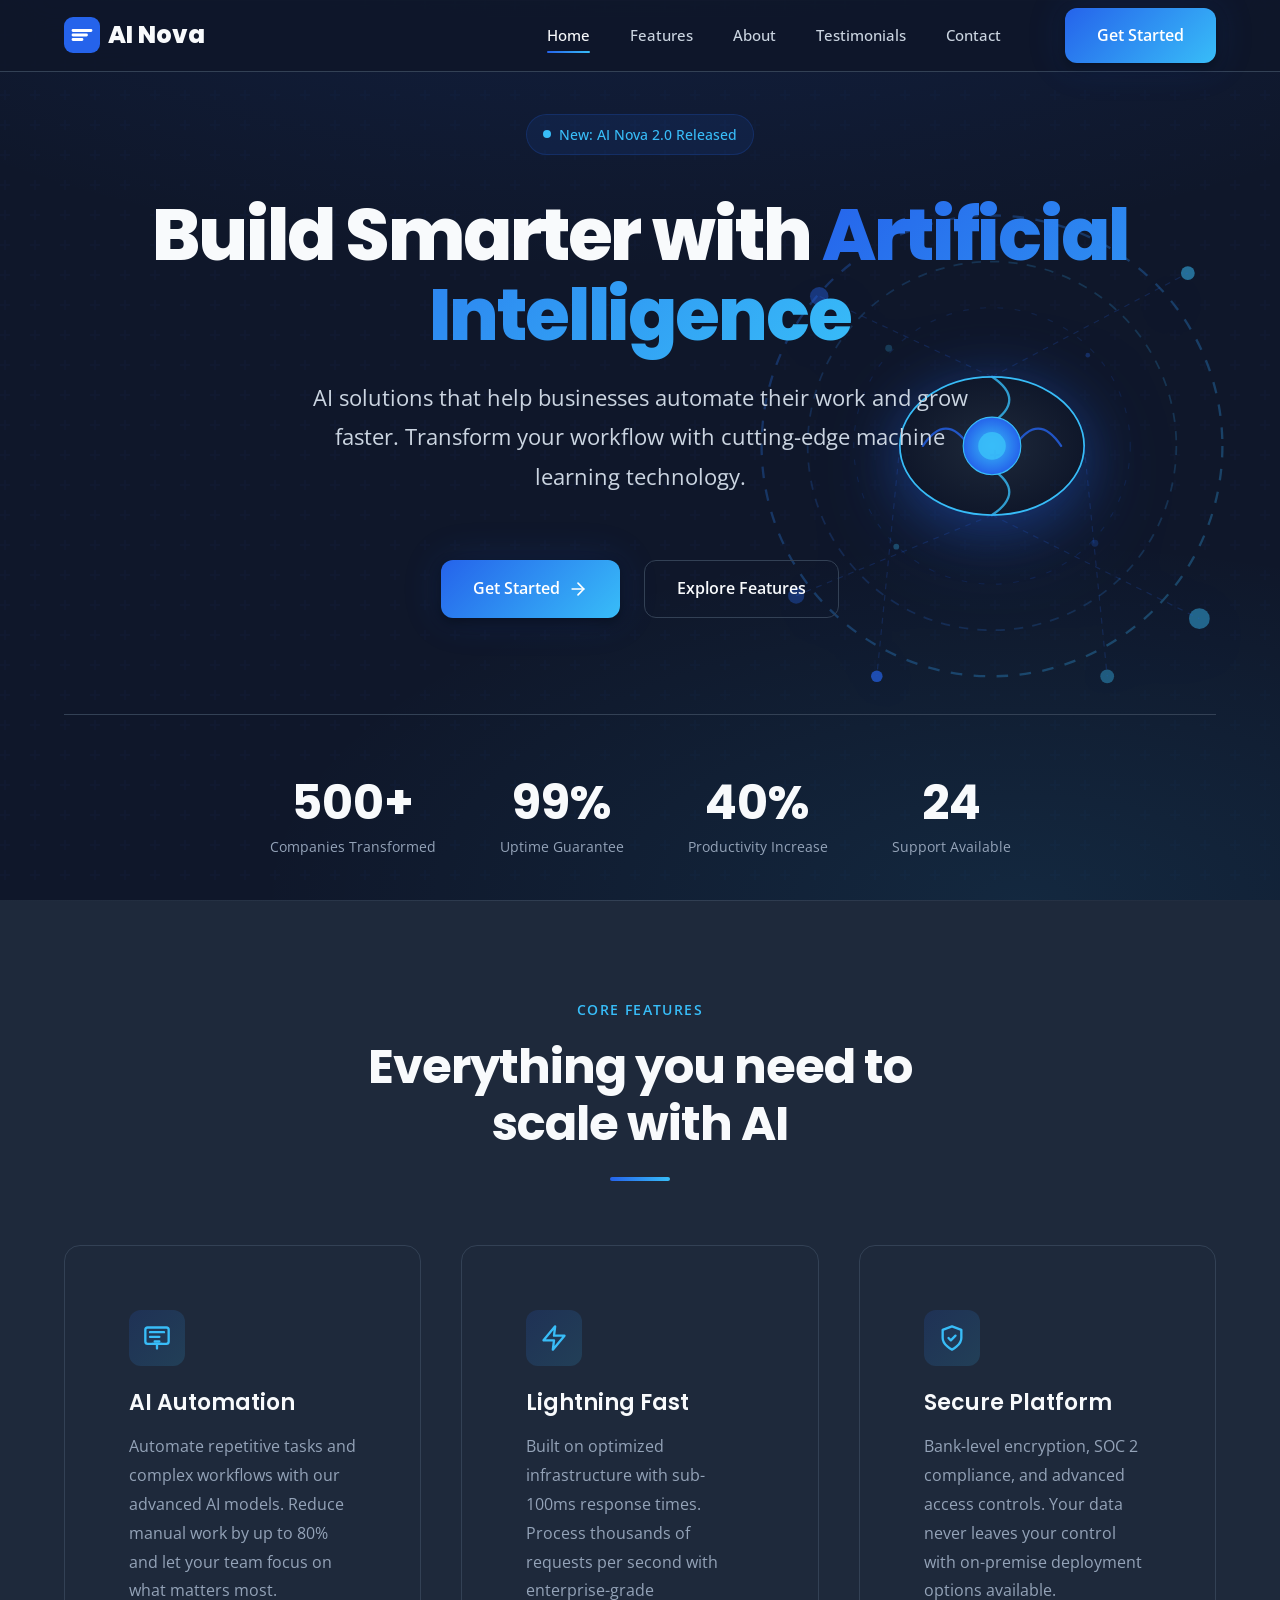
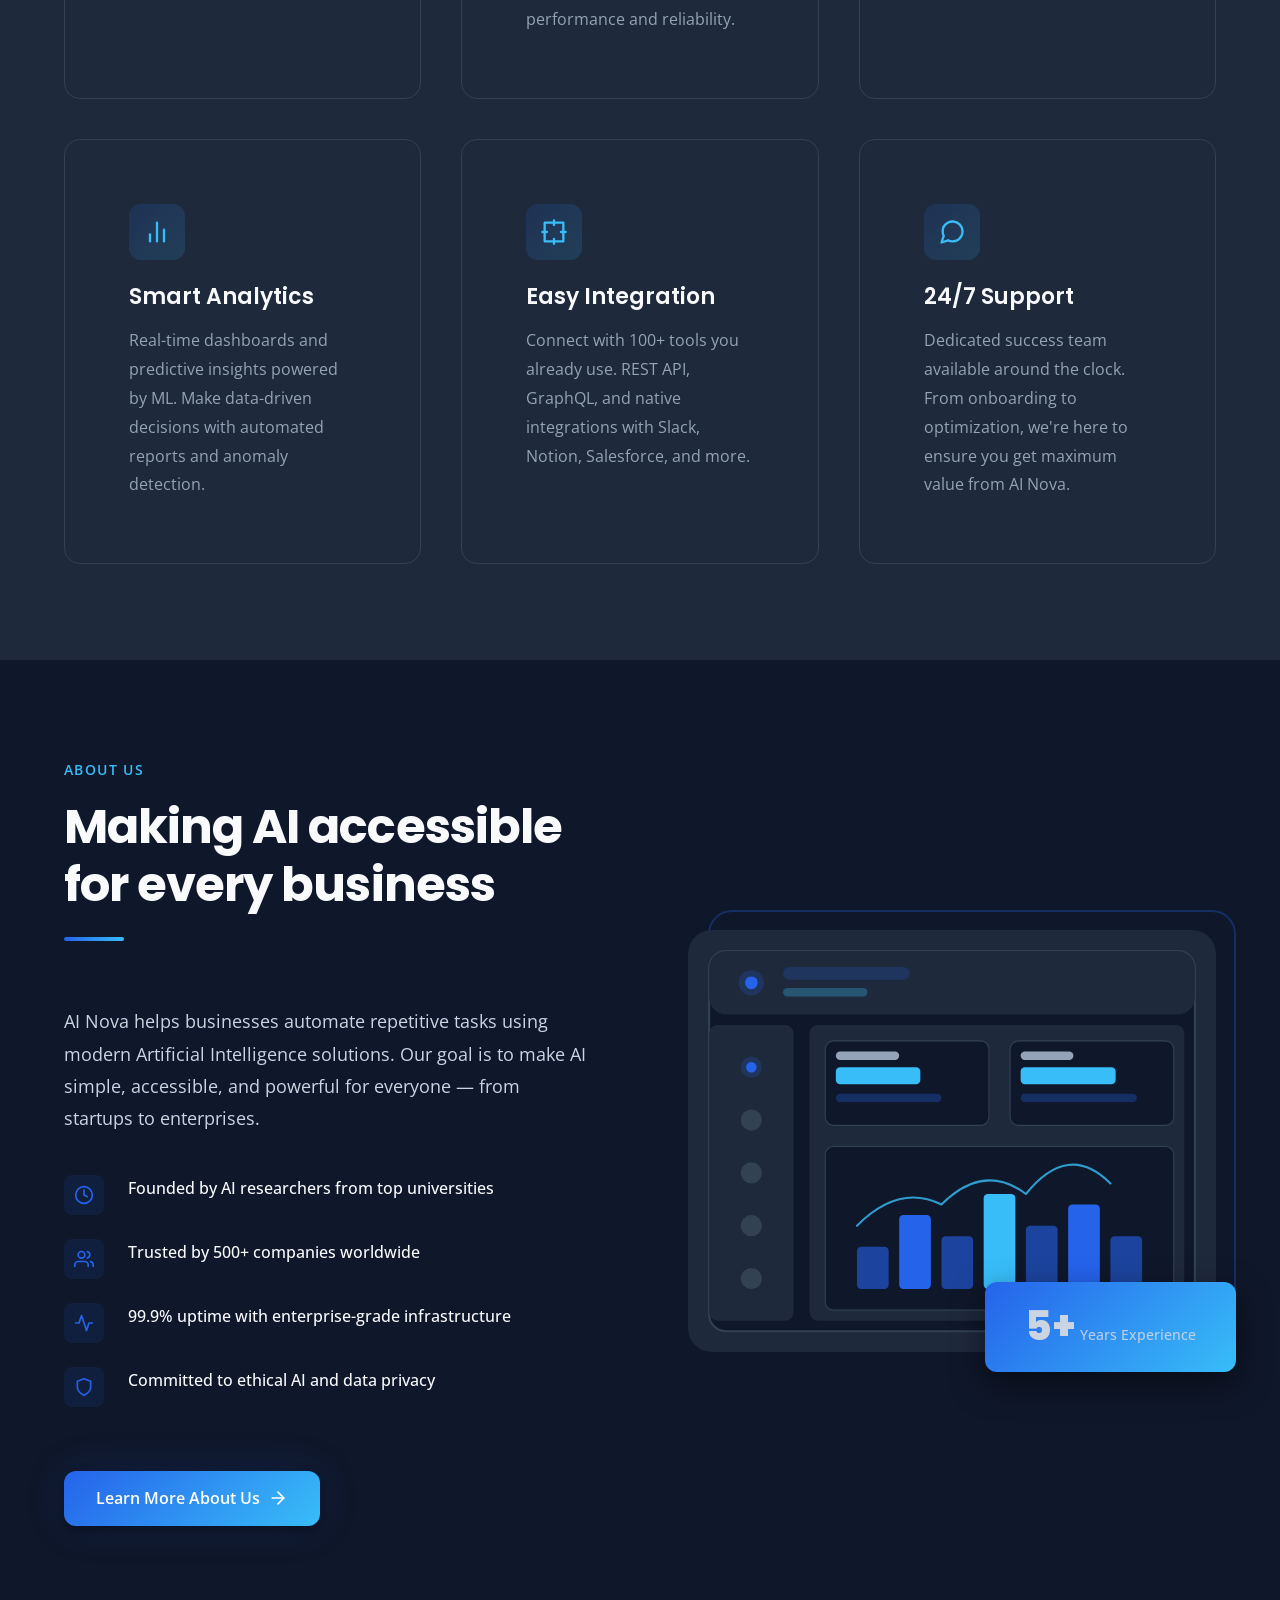
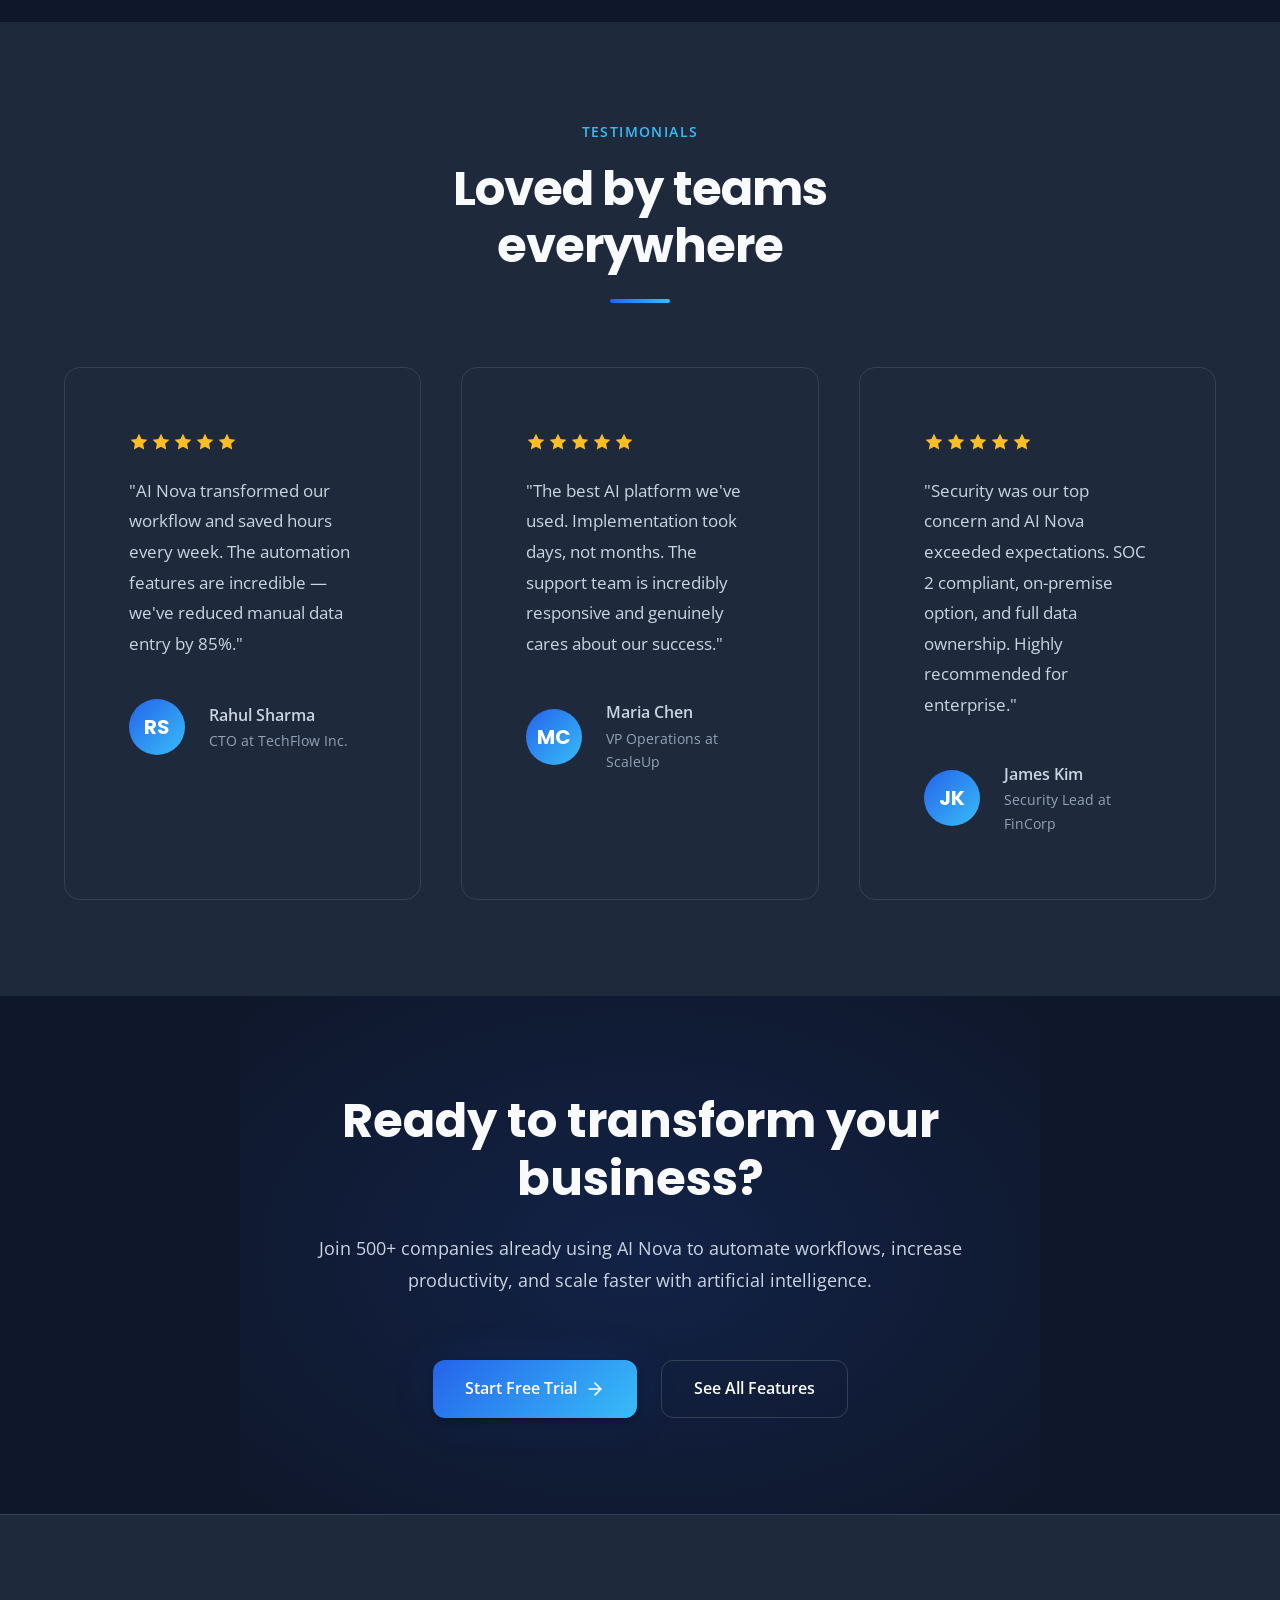
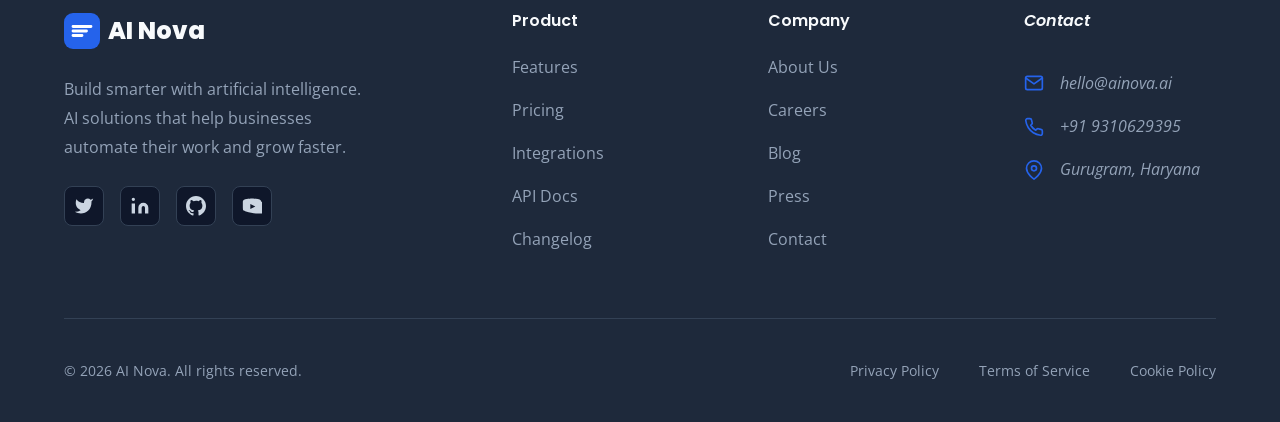
<file: WebDev-L1-LandingPage/index.html>
<!DOCTYPE html>
<html lang="en">
<head>
    <meta charset="UTF-8">
    <meta name="viewport" content="width=device-width, initial-scale=1.0">
    <meta name="description" content="AI Nova - Build Smarter with Artificial Intelligence. AI solutions that help businesses automate their work and grow faster.">
    <title>AI Nova | Artificial Intelligence Solutions</title>
    
    <!-- Google Fonts -->
    <link rel="preconnect" href="https://fonts.googleapis.com">
    <link rel="preconnect" href="https://fonts.gstatic.com" crossorigin>
    <link href="https://fonts.googleapis.com/css2?family=Open+Sans:wght@400;500;600;700&family=Poppins:wght@500;600;700;800&display=swap" rel="stylesheet">
    
    <!-- Styles -->
    <link rel="stylesheet" href="styles.css">
</head>
<body>
    <!-- ========================================
         Navigation Bar
         ======================================== -->
    <nav class="navbar" id="navbar" role="navigation" aria-label="Main navigation">
        <div class="container nav-container">
            <a href="#" class="nav-logo" aria-label="AI Nova Home">
                <svg viewBox="0 0 32 32" fill="none" aria-hidden="true">
                    <rect width="32" height="32" rx="8" fill="currentColor"/>
                    <path d="M8 12h16M8 16h12M8 20h8" stroke="white" stroke-width="2.5" stroke-linecap="round"/>
                </svg>
                AI Nova
            </a>
            
            <ul class="nav-menu" id="navMenu" role="menubar">
                <li role="none"><a href="#home" class="nav-link active" role="menuitem">Home</a></li>
                <li role="none"><a href="#features" class="nav-link" role="menuitem">Features</a></li>
                <li role="none"><a href="#about" class="nav-link" role="menuitem">About</a></li>
                <li role="none"><a href="#testimonials" class="nav-link" role="menuitem">Testimonials</a></li>
                <li role="none"><a href="#contact" class="nav-link" role="menuitem">Contact</a></li>
                <li class="nav-cta" role="none"><a href="#contact" class="btn btn-primary" role="menuitem">Get Started</a></li>
            </ul>
            
            <button class="nav-toggle" id="navToggle" aria-label="Toggle navigation menu" aria-expanded="false" aria-controls="navMenu">
                <span aria-hidden="true"></span>
                <span aria-hidden="true"></span>
                <span aria-hidden="true"></span>
            </button>
        </div>
    </nav>

    <!-- ========================================
         Hero Section
         ======================================== -->
    <section class="hero" id="home" aria-labelledby="hero-title">
        <div class="container">
            <div class="hero-content">
                <div class="hero-badge">New: AI Nova 2.0 Released</div>
                <h1 class="hero-title" id="hero-title">Build Smarter with <span class="highlight">Artificial Intelligence</span></h1>
                <p class="hero-subtitle">AI solutions that help businesses automate their work and grow faster. Transform your workflow with cutting-edge machine learning technology.</p>
                <div class="hero-actions">
                    <a href="#contact" class="btn btn-primary">
                        Get Started
                        <svg class="btn-icon" width="20" height="20" viewBox="0 0 24 24" fill="none" stroke="currentColor" stroke-width="2" stroke-linecap="round" stroke-linejoin="round" aria-hidden="true">
                            <line x1="5" y1="12" x2="19" y2="12"></line>
                            <polyline points="12 5 19 12 12 19"></polyline>
                        </svg>
                    </a>
                    <a href="#features" class="btn btn-secondary">Explore Features</a>
                </div>
                
                <div class="hero-stats">
                    <div class="stat-item">
                        <div class="stat-value" data-count="500">500+</div>
                        <div class="stat-label">Companies Transformed</div>
                    </div>
                    <div class="stat-item">
                        <div class="stat-value" data-count="99">99.9%</div>
                        <div class="stat-label">Uptime Guarantee</div>
                    </div>
                    <div class="stat-item">
                        <div class="stat-value" data-count="40">40%</div>
                        <div class="stat-label">Productivity Increase</div>
                    </div>
                    <div class="stat-item">
                        <div class="stat-value" data-count="24">24/7</div>
                        <div class="stat-label">Support Available</div>
                    </div>
                </div>
            </div>
            
            <!-- Hero Visual - AI/Tech Illustration -->
            <div class="hero-visual" aria-hidden="true">
                <svg viewBox="0 0 500 500" fill="none" xmlns="http://www.w3.org/2000/svg">
                    <!-- Background circles -->
                    <circle cx="250" cy="250" r="200" stroke="url(#gradient1)" stroke-width="2" stroke-dasharray="10 10" opacity="0.3"/>
                    <circle cx="250" cy="250" r="160" stroke="url(#gradient2)" stroke-width="1.5" stroke-dasharray="8 8" opacity="0.2"/>
                    <circle cx="250" cy="250" r="120" stroke="#2563EB" stroke-width="1" stroke-dasharray="5 10" opacity="0.15"/>
                    
                    <!-- Central AI brain/core -->
                    <g filter="drop-shadow(0 8px 24px rgba(37, 99, 235, 0.3))">
                        <ellipse cx="250" cy="250" rx="80" ry="60" fill="url(#coreGradient)" stroke="#38BDF8" stroke-width="1.5"/>
                        <!-- Neural network lines -->
                        <path d="M250 190 Q280 210 250 230 Q220 250 250 270 Q280 290 250 310" stroke="#38BDF8" stroke-width="2" fill="none" stroke-linecap="round" opacity="0.8"/>
                        <path d="M190 250 Q210 220 230 250 Q250 280 270 250 Q290 220 310 250" stroke="#2563EB" stroke-width="2" fill="none" stroke-linecap="round" opacity="0.8"/>
                        <circle cx="250" cy="250" r="25" fill="url(#innerCore)" stroke="#38BDF8" stroke-width="1"/>
                        <circle cx="250" cy="250" r="12" fill="#38BDF8" opacity="0.9"/>
                    </g>
                    
                    <!-- Floating nodes -->
                    <g class="nodes">
                        <circle cx="100" cy="120" r="8" fill="#2563EB" opacity="0.7">
                            <animate attributeName="opacity" values="0.7;0.3;0.7" dur="3s" repeatCount="indefinite"/>
                        </circle>
                        <circle cx="420" cy="100" r="6" fill="#38BDF8" opacity="0.7">
                            <animate attributeName="opacity" values="0.7;0.3;0.7" dur="2.5s" repeatCount="indefinite"/>
                        </circle>
                        <circle cx="80" cy="380" r="7" fill="#2563EB" opacity="0.7">
                            <animate attributeName="opacity" values="0.7;0.3;0.7" dur="3.5s" repeatCount="indefinite"/>
                        </circle>
                        <circle cx="430" cy="400" r="9" fill="#38BDF8" opacity="0.7">
                            <animate attributeName="opacity" values="0.7;0.3;0.7" dur="2.8s" repeatCount="indefinite"/>
                        </circle>
                        <circle cx="150" cy="450" r="5" fill="#2563EB" opacity="0.7">
                            <animate attributeName="opacity" values="0.7;0.3;0.7" dur="2s" repeatCount="indefinite"/>
                        </circle>
                        <circle cx="350" cy="450" r="6" fill="#38BDF8" opacity="0.7">
                            <animate attributeName="opacity" values="0.7;0.3;0.7" dur="3.2s" repeatCount="indefinite"/>
                        </circle>
                    </g>
                    
                    <!-- Connection lines -->
                    <g stroke="#2563EB" stroke-width="1" opacity="0.2" stroke-dasharray="5 5">
                        <line x1="250" y1="190" x2="100" y2="120"/>
                        <line x1="250" y1="190" x2="420" y2="100"/>
                        <line x1="250" y1="310" x2="80" y2="380"/>
                        <line x1="250" y1="310" x2="430" y2="400"/>
                        <line x1="170" y1="250" x2="150" y2="450"/>
                        <line x1="330" y1="250" x2="350" y2="450"/>
                    </g>
                    
                    <!-- Data particles -->
                    <g class="particles">
                        <circle cx="180" cy="180" r="3" fill="#38BDF8">
                            <animateTransform attributeName="transform" type="translate" values="0,0;-20,-15;0,0" dur="4s" repeatCount="indefinite"/>
                            <animate attributeName="opacity" values="1;0.2;1" dur="4s" repeatCount="indefinite"/>
                        </circle>
                        <circle cx="320" cy="180" r="2" fill="#2563EB">
                            <animateTransform attributeName="transform" type="translate" values="0,0;15,-10;0,0" dur="3.5s" repeatCount="indefinite"/>
                            <animate attributeName="opacity" values="1;0.2;1" dur="3.5s" repeatCount="indefinite"/>
                        </circle>
                        <circle cx="180" cy="320" r="2.5" fill="#38BDF8">
                            <animateTransform attributeName="transform" type="translate" values="0,0;-15,20;0,0" dur="4.5s" repeatCount="indefinite"/>
                            <animate attributeName="opacity" values="1;0.2;1" dur="4.5s" repeatCount="indefinite"/>
                        </circle>
                        <circle cx="320" cy="320" r="3" fill="#2563EB">
                            <animateTransform attributeName="transform" type="translate" values="0,0;20,15;0,0" dur="3.8s" repeatCount="indefinite"/>
                            <animate attributeName="opacity" values="1;0.2;1" dur="3.8s" repeatCount="indefinite"/>
                        </circle>
                    </g>
                    
                    <defs>
                        <linearGradient id="gradient1" x1="0%" y1="0%" x2="100%" y2="100%">
                            <stop offset="0%" stop-color="#2563EB"/>
                            <stop offset="100%" stop-color="#38BDF8"/>
                        </linearGradient>
                        <linearGradient id="gradient2" x1="100%" y1="0%" x2="0%" y2="100%">
                            <stop offset="0%" stop-color="#38BDF8"/>
                            <stop offset="100%" stop-color="#2563EB"/>
                        </linearGradient>
                        <radialGradient id="coreGradient" cx="50%" cy="50%" r="50%">
                            <stop offset="0%" stop-color="#1E293B"/>
                            <stop offset="100%" stop-color="#0F172A"/>
                        </radialGradient>
                        <radialGradient id="innerCore" cx="50%" cy="50%" r="50%">
                            <stop offset="0%" stop-color="#38BDF8"/>
                            <stop offset="100%" stop-color="#2563EB"/>
                        </radialGradient>
                    </defs>
                </svg>
            </div>
        </div>
    </section>

    <!-- ========================================
         Features Section
         ======================================== -->
    <section class="features section" id="features" aria-labelledby="features-title">
        <div class="container">
            <header class="section-header">
                <span class="section-tag">Core Features</span>
                <h2 class="section-title" id="features-title">Everything you need to <br>scale with AI</h2>
                <div class="section-divider"></div>
            </header>
            
            <div class="features-grid">
                <!-- Feature 1: AI Automation -->
                <article class="feature-card">
                    <div class="feature-icon" aria-hidden="true">
                        <svg viewBox="0 0 24 24" fill="none" stroke="currentColor" stroke-width="2" stroke-linecap="round" stroke-linejoin="round">
                            <rect x="2" y="3" width="20" height="14" rx="2"/>
                            <path d="M8 17h8M12 17v4"/>
                            <path d="M6 7h12M6 11h8M10 15h4"/>
                        </svg>
                    </div>
                    <h3 class="feature-title">AI Automation</h3>
                    <p class="feature-description">Automate repetitive tasks and complex workflows with our advanced AI models. Reduce manual work by up to 80% and let your team focus on what matters most.</p>
                </article>
                
                <!-- Feature 2: Lightning Fast -->
                <article class="feature-card">
                    <div class="feature-icon" aria-hidden="true">
                        <svg viewBox="0 0 24 24" fill="none" stroke="currentColor" stroke-width="2" stroke-linecap="round" stroke-linejoin="round">
                            <path d="M13 2L3 14h9l-1 8 10-12h-9l1-8z"/>
                        </svg>
                    </div>
                    <h3 class="feature-title">Lightning Fast</h3>
                    <p class="feature-description">Built on optimized infrastructure with sub-100ms response times. Process thousands of requests per second with enterprise-grade performance and reliability.</p>
                </article>
                
                <!-- Feature 3: Secure Platform -->
                <article class="feature-card">
                    <div class="feature-icon" aria-hidden="true">
                        <svg viewBox="0 0 24 24" fill="none" stroke="currentColor" stroke-width="2" stroke-linecap="round" stroke-linejoin="round">
                            <path d="M12 22s8-4 8-10V5l-8-3-8 3v7c0 6 8 10 8 10z"/>
                            <path d="M9 12l2 2 4-4"/>
                        </svg>
                    </div>
                    <h3 class="feature-title">Secure Platform</h3>
                    <p class="feature-description">Bank-level encryption, SOC 2 compliance, and advanced access controls. Your data never leaves your control with on-premise deployment options available.</p>
                </article>
                
                <!-- Feature 4: Smart Analytics -->
                <article class="feature-card">
                    <div class="feature-icon" aria-hidden="true">
                        <svg viewBox="0 0 24 24" fill="none" stroke="currentColor" stroke-width="2" stroke-linecap="round" stroke-linejoin="round">
                            <line x1="18" y1="20" x2="18" y2="10"></line>
                            <line x1="12" y1="20" x2="12" y2="4"></line>
                            <line x1="6" y1="20" x2="6" y2="14"></line>
                        </svg>
                    </div>
                    <h3 class="feature-title">Smart Analytics</h3>
                    <p class="feature-description">Real-time dashboards and predictive insights powered by ML. Make data-driven decisions with automated reports and anomaly detection.</p>
                </article>
                
                <!-- Feature 5: Easy Integration -->
                <article class="feature-card">
                    <div class="feature-icon" aria-hidden="true">
                        <svg viewBox="0 0 24 24" fill="none" stroke="currentColor" stroke-width="2" stroke-linecap="round" stroke-linejoin="round">
                            <path d="M4 4h16v16H4z"></path>
                            <path d="M12 2v4M12 18v4M2 12h4M18 12h4"></path>
                        </svg>
                    </div>
                    <h3 class="feature-title">Easy Integration</h3>
                    <p class="feature-description">Connect with 100+ tools you already use. REST API, GraphQL, and native integrations with Slack, Notion, Salesforce, and more.</p>
                </article>
                
                <!-- Feature 6: 24/7 Support -->
                <article class="feature-card">
                    <div class="feature-icon" aria-hidden="true">
                        <svg viewBox="0 0 24 24" fill="none" stroke="currentColor" stroke-width="2" stroke-linecap="round" stroke-linejoin="round">
                            <path d="M21 11.5a8.38 8.38 0 01-.9 3.8 8.5 8.5 0 01-7.6 4.7 8.38 8.38 0 01-3.8-.9L3 21l1.9-5.7a8.38 8.38 0 01-.9-3.8 8.5 8.5 0 014.7-7.6 8.38 8.38 0 013.8-.9h.5a8.48 8.48 0 018 8v.5z"></path>
                        </svg>
                    </div>
                    <h3 class="feature-title">24/7 Support</h3>
                    <p class="feature-description">Dedicated success team available around the clock. From onboarding to optimization, we're here to ensure you get maximum value from AI Nova.</p>
                </article>
            </div>
        </div>
    </section>

    <!-- ========================================
         About Section
         ======================================== -->
    <section class="about section" id="about" aria-labelledby="about-title">
        <div class="container">
            <div class="about-content">
                <div class="about-text">
                    <header class="section-header">
                        <span class="section-tag">About Us</span>
                        <h2 class="section-title" id="about-title">Making AI accessible<br>for every business</h2>
                        <div class="section-divider"></div>
                    </header>
                    
                    <p class="about-description">AI Nova helps businesses automate repetitive tasks using modern Artificial Intelligence solutions. Our goal is to make AI simple, accessible, and powerful for everyone — from startups to enterprises.</p>
                    
                    <div class="about-points">
                        <div class="about-point">
                            <div class="point-icon" aria-hidden="true">
                                <svg viewBox="0 0 24 24" fill="none" stroke="currentColor" stroke-width="2" stroke-linecap="round" stroke-linejoin="round">
                                    <circle cx="12" cy="12" r="10"/>
                                    <path d="M12 6v6l4 2"/>
                                </svg>
                            </div>
                            <span class="point-text">Founded by AI researchers from top universities</span>
                        </div>
                        <div class="about-point">
                            <div class="point-icon" aria-hidden="true">
                                <svg viewBox="0 0 24 24" fill="none" stroke="currentColor" stroke-width="2" stroke-linecap="round" stroke-linejoin="round">
                                    <path d="M17 21v-2a4 4 0 0 0-4-4H5a4 4 0 0 0-4 4v2"></path>
                                    <circle cx="9" cy="7" r="4"></circle>
                                    <path d="M23 21v-2a4 4 0 0 0-3-3.87"></path>
                                    <path d="M16 3.13a4 4 0 0 1 0 7.75"></path>
                                </svg>
                            </div>
                            <span class="point-text">Trusted by 500+ companies worldwide</span>
                        </div>
                        <div class="about-point">
                            <div class="point-icon" aria-hidden="true">
                                <svg viewBox="0 0 24 24" fill="none" stroke="currentColor" stroke-width="2" stroke-linecap="round" stroke-linejoin="round">
                                    <polyline points="22 12 18 12 15 21 9 3 6 12 2 12"></polyline>
                                </svg>
                            </div>
                            <span class="point-text">99.9% uptime with enterprise-grade infrastructure</span>
                        </div>
                        <div class="about-point">
                            <div class="point-icon" aria-hidden="true">
                                <svg viewBox="0 0 24 24" fill="none" stroke="currentColor" stroke-width="2" stroke-linecap="round" stroke-linejoin="round">
                                    <path d="M12 22s8-4 8-10V5l-8-3-8 3v7c0 6 8 10 8 10z"></path>
                                </svg>
                            </div>
                            <span class="point-text">Committed to ethical AI and data privacy</span>
                        </div>
                    </div>
                    
                    <a href="#contact" class="btn btn-primary">
                        Learn More About Us
                        <svg class="btn-icon" width="20" height="20" viewBox="0 0 24 24" fill="none" stroke="currentColor" stroke-width="2" stroke-linecap="round" stroke-linejoin="round" aria-hidden="true">
                            <line x1="5" y1="12" x2="19" y2="12"></line>
                            <polyline points="12 5 19 12 12 19"></polyline>
                        </svg>
                    </a>
                </div>
                
                <div class="about-visual">
                    <div class="about-image" aria-hidden="true">
                        <svg viewBox="0 0 500 400" fill="none" xmlns="http://www.w3.org/2000/svg">
                            <!-- Dashboard mockup -->
                            <rect x="20" y="20" width="460" height="360" rx="16" fill="#0F172A" stroke="#334155" stroke-width="2"/>
                            
                            <!-- Header bar -->
                            <rect x="20" y="20" width="460" height="60" rx="16" fill="#1E293B"/>
                            <circle cx="60" cy="50" r="12" fill="#2563EB" opacity="0.2"/>
                            <circle cx="60" cy="50" r="6" fill="#2563EB"/>
                            <rect x="90" y="35" width="120" height="12" rx="6" fill="#2563EB" opacity="0.2"/>
                            <rect x="90" y="55" width="80" height="8" rx="4" fill="#38BDF8" opacity="0.3"/>
                            
                            <!-- Sidebar -->
                            <rect x="20" y="90" width="80" height="280" rx="8" fill="#1E293B"/>
                            <circle cx="60" cy="130" r="10" fill="#2563EB" opacity="0.2"/>
                            <circle cx="60" cy="130" r="5" fill="#2563EB"/>
                            <circle cx="60" cy="180" r="10" fill="#334155"/>
                            <circle cx="60" cy="230" r="10" fill="#334155"/>
                            <circle cx="60" cy="280" r="10" fill="#334155"/>
                            <circle cx="60" cy="330" r="10" fill="#334155"/>
                            
                            <!-- Main content area -->
                            <rect x="115" y="90" width="355" height="280" rx="8" fill="#1E293B"/>
                            
                            <!-- Metric cards -->
                            <rect x="130" y="105" width="155" height="80" rx="8" fill="#0F172A" stroke="#334155"/>
                            <rect x="140" y="115" width="60" height="8" rx="4" fill="#94A3B8"/>
                            <rect x="140" y="130" width="80" height="16" rx="4" fill="#38BDF8"/>
                            <rect x="140" y="155" width="100" height="8" rx="4" fill="#2563EB" opacity="0.3"/>
                            
                            <rect x="305" y="105" width="155" height="80" rx="8" fill="#0F172A" stroke="#334155"/>
                            <rect x="315" y="115" width="50" height="8" rx="4" fill="#94A3B8"/>
                            <rect x="315" y="130" width="90" height="16" rx="4" fill="#38BDF8"/>
                            <rect x="315" y="155" width="110" height="8" rx="4" fill="#2563EB" opacity="0.3"/>
                            
                            <!-- Chart area -->
                            <rect x="130" y="205" width="330" height="155" rx="8" fill="#0F172A" stroke="#334155"/>
                            
                            <!-- Chart bars -->
                            <rect x="160" y="300" width="30" height="40" rx="4" fill="#2563EB" opacity="0.6"/>
                            <rect x="200" y="270" width="30" height="70" rx="4" fill="#2563EB"/>
                            <rect x="240" y="290" width="30" height="50" rx="4" fill="#2563EB" opacity="0.6"/>
                            <rect x="280" y="250" width="30" height="90" rx="4" fill="#38BDF8"/>
                            <rect x="320" y="280" width="30" height="60" rx="4" fill="#2563EB" opacity="0.6"/>
                            <rect x="360" y="260" width="30" height="80" rx="4" fill="#2563EB"/>
                            <rect x="400" y="290" width="30" height="50" rx="4" fill="#2563EB" opacity="0.6"/>
                            
                            <!-- Line chart -->
                            <path d="M160 280 Q200 240 240 260 Q280 220 320 250 Q360 200 400 240" stroke="#38BDF8" stroke-width="2" fill="none" stroke-linecap="round" stroke-linejoin="round" opacity="0.8"/>
                        </svg>
                    </div>
                    
                    <div class="experience-badge">
                        <span class="exp-number">5+</span>
                        <span class="exp-label">Years Experience</span>
                    </div>
                </div>
            </div>
        </div>
    </section>

    <!-- ========================================
         Testimonials Section
         ======================================== -->
    <section class="testimonials section" id="testimonials" aria-labelledby="testimonials-title">
        <div class="container">
            <header class="section-header">
                <span class="section-tag">Testimonials</span>
                <h2 class="section-title" id="testimonials-title">Loved by teams<br>everywhere</h2>
                <div class="section-divider"></div>
            </header>
            
            <div class="testimonials-grid">
                <!-- Testimonial 1 -->
                <article class="testimonial-card">
                    <div class="testimonial-rating" aria-label="5 out of 5 stars">
                        <svg aria-hidden="true" viewBox="0 0 24 24" fill="currentColor"><path d="M12 2l3.09 6.26L22 9.27l-5 4.87 1.18 6.88L12 17.77l-6.18 3.25L7 14.14 2 9.27l6.91-1.01L12 2z"/></svg>
                        <svg aria-hidden="true" viewBox="0 0 24 24" fill="currentColor"><path d="M12 2l3.09 6.26L22 9.27l-5 4.87 1.18 6.88L12 17.77l-6.18 3.25L7 14.14 2 9.27l6.91-1.01L12 2z"/></svg>
                        <svg aria-hidden="true" viewBox="0 0 24 24" fill="currentColor"><path d="M12 2l3.09 6.26L22 9.27l-5 4.87 1.18 6.88L12 17.77l-6.18 3.25L7 14.14 2 9.27l6.91-1.01L12 2z"/></svg>
                        <svg aria-hidden="true" viewBox="0 0 24 24" fill="currentColor"><path d="M12 2l3.09 6.26L22 9.27l-5 4.87 1.18 6.88L12 17.77l-6.18 3.25L7 14.14 2 9.27l6.91-1.01L12 2z"/></svg>
                        <svg aria-hidden="true" viewBox="0 0 24 24" fill="currentColor"><path d="M12 2l3.09 6.26L22 9.27l-5 4.87 1.18 6.88L12 17.77l-6.18 3.25L7 14.14 2 9.27l6.91-1.01L12 2z"/></svg>
                    </div>
                    <p class="testimonial-text">"AI Nova transformed our workflow and saved hours every week. The automation features are incredible — we've reduced manual data entry by 85%."</p>
                    <div class="testimonial-author">
                        <div class="author-avatar" aria-hidden="true">RS</div>
                        <div class="author-info">
                            <div class="author-name">Rahul Sharma</div>
                            <div class="author-role">CTO at TechFlow Inc.</div>
                        </div>
                    </div>
                </article>
                
                <!-- Testimonial 2 -->
                <article class="testimonial-card">
                    <div class="testimonial-rating" aria-label="5 out of 5 stars">
                        <svg aria-hidden="true" viewBox="0 0 24 24" fill="currentColor"><path d="M12 2l3.09 6.26L22 9.27l-5 4.87 1.18 6.88L12 17.77l-6.18 3.25L7 14.14 2 9.27l6.91-1.01L12 2z"/></svg>
                        <svg aria-hidden="true" viewBox="0 0 24 24" fill="currentColor"><path d="M12 2l3.09 6.26L22 9.27l-5 4.87 1.18 6.88L12 17.77l-6.18 3.25L7 14.14 2 9.27l6.91-1.01L12 2z"/></svg>
                        <svg aria-hidden="true" viewBox="0 0 24 24" fill="currentColor"><path d="M12 2l3.09 6.26L22 9.27l-5 4.87 1.18 6.88L12 17.77l-6.18 3.25L7 14.14 2 9.27l6.91-1.01L12 2z"/></svg>
                        <svg aria-hidden="true" viewBox="0 0 24 24" fill="currentColor"><path d="M12 2l3.09 6.26L22 9.27l-5 4.87 1.18 6.88L12 17.77l-6.18 3.25L7 14.14 2 9.27l6.91-1.01L12 2z"/></svg>
                        <svg aria-hidden="true" viewBox="0 0 24 24" fill="currentColor"><path d="M12 2l3.09 6.26L22 9.27l-5 4.87 1.18 6.88L12 17.77l-6.18 3.25L7 14.14 2 9.27l6.91-1.01L12 2z"/></svg>
                    </div>
                    <p class="testimonial-text">"The best AI platform we've used. Implementation took days, not months. The support team is incredibly responsive and genuinely cares about our success."</p>
                    <div class="testimonial-author">
                        <div class="author-avatar" aria-hidden="true">MC</div>
                        <div class="author-info">
                            <div class="author-name">Maria Chen</div>
                            <div class="author-role">VP Operations at ScaleUp</div>
                        </div>
                    </div>
                </article>
                
                <!-- Testimonial 3 -->
                <article class="testimonial-card">
                    <div class="testimonial-rating" aria-label="5 out of 5 stars">
                        <svg aria-hidden="true" viewBox="0 0 24 24" fill="currentColor"><path d="M12 2l3.09 6.26L22 9.27l-5 4.87 1.18 6.88L12 17.77l-6.18 3.25L7 14.14 2 9.27l6.91-1.01L12 2z"/></svg>
                        <svg aria-hidden="true" viewBox="0 0 24 24" fill="currentColor"><path d="M12 2l3.09 6.26L22 9.27l-5 4.87 1.18 6.88L12 17.77l-6.18 3.25L7 14.14 2 9.27l6.91-1.01L12 2z"/></svg>
                        <svg aria-hidden="true" viewBox="0 0 24 24" fill="currentColor"><path d="M12 2l3.09 6.26L22 9.27l-5 4.87 1.18 6.88L12 17.77l-6.18 3.25L7 14.14 2 9.27l6.91-1.01L12 2z"/></svg>
                        <svg aria-hidden="true" viewBox="0 0 24 24" fill="currentColor"><path d="M12 2l3.09 6.26L22 9.27l-5 4.87 1.18 6.88L12 17.77l-6.18 3.25L7 14.14 2 9.27l6.91-1.01L12 2z"/></svg>
                        <svg aria-hidden="true" viewBox="0 0 24 24" fill="currentColor"><path d="M12 2l3.09 6.26L22 9.27l-5 4.87 1.18 6.88L12 17.77l-6.18 3.25L7 14.14 2 9.27l6.91-1.01L12 2z"/></svg>
                    </div>
                    <p class="testimonial-text">"Security was our top concern and AI Nova exceeded expectations. SOC 2 compliant, on-premise option, and full data ownership. Highly recommended for enterprise."</p>
                    <div class="testimonial-author">
                        <div class="author-avatar" aria-hidden="true">JK</div>
                        <div class="author-info">
                            <div class="author-name">James Kim</div>
                            <div class="author-role">Security Lead at FinCorp</div>
                        </div>
                    </div>
                </article>
            </div>
        </div>
    </section>

    <!-- ========================================
         CTA Section
         ======================================== -->
    <section class="cta section" aria-labelledby="cta-title">
        <div class="container">
            <div class="cta-content">
                <h2 class="cta-title" id="cta-title">Ready to transform your business?</h2>
                <p class="cta-text">Join 500+ companies already using AI Nova to automate workflows, increase productivity, and scale faster with artificial intelligence.</p>
                <div class="cta-actions">
                    <a href="#contact" class="btn btn-primary">
                        Start Free Trial
                        <svg class="btn-icon" width="20" height="20" viewBox="0 0 24 24" fill="none" stroke="currentColor" stroke-width="2" stroke-linecap="round" stroke-linejoin="round" aria-hidden="true">
                            <line x1="5" y1="12" x2="19" y2="12"></line>
                            <polyline points="12 5 19 12 12 19"></polyline>
                        </svg>
                    </a>
                    <a href="#features" class="btn btn-secondary">See All Features</a>
                </div>
            </div>
        </div>
    </section>

    <!-- ========================================
         Footer
         ======================================== -->
    <footer class="footer" id="contact" role="contentinfo">
        <div class="container">
            <div class="footer-grid">
                <!-- Brand Column -->
                <div class="footer-brand">
                    <a href="#" class="footer-logo" aria-label="AI Nova Home">
                        <svg viewBox="0 0 32 32" fill="none" aria-hidden="true">
                            <rect width="32" height="32" rx="8" fill="currentColor"/>
                            <path d="M8 12h16M8 16h12M8 20h8" stroke="white" stroke-width="2.5" stroke-linecap="round"/>
                        </svg>
                        AI Nova
                    </a>
                    <p class="footer-tagline">Build smarter with artificial intelligence. AI solutions that help businesses automate their work and grow faster.</p>
                    <div class="social-links" role="list" aria-label="Social media links">
                        <a href="#" class="social-link" aria-label="Follow us on Twitter" role="listitem">
                            <svg viewBox="0 0 24 24" fill="currentColor" aria-hidden="true"><path d="M23 3a10.9 10.9 0 01-3.14 1.53 4.48 4.48 0 00-7.86 3v1A10.66 10.66 0 013 4s-4 9 5 13a11.64 11.64 0 01-7 2c9 5 20 0 20-11.5a4.5 4.5 0 00-.08-.83A7.72 7.72 0 0023 3z"/></svg>
                        </a>
                        <a href="#" class="social-link" aria-label="Follow us on LinkedIn" role="listitem">
                            <svg viewBox="0 0 24 24" fill="currentColor" aria-hidden="true"><path d="M16 8a6 6 0 016 6v7h-4v-7a2 2 0 00-2-2 2 2 0 00-2 2v7h-4v-7a6 6 0 016-6zM2 9h4v12H2zM4 6a2 2 0 100-4 2 2 0 000 4z"/></svg>
                        </a>
                        <a href="#" class="social-link" aria-label="Follow us on GitHub" role="listitem">
                            <svg viewBox="0 0 24 24" fill="currentColor" aria-hidden="true"><path d="M12 0C5.374 0 0 5.373 0 12c0 5.302 3.438 9.8 8.207 11.387.599.111.793-.261.793-.577v-2.234c-3.338.726-4.033-1.416-4.033-1.416-.546-1.387-1.333-1.756-1.333-1.756-1.089-.745.083-.729.083-.729 1.205.084 1.839 1.237 1.839 1.237 1.07 1.834 2.807 1.304 3.492.997.107-.775.418-1.305.762-1.604-2.665-.305-5.467-1.334-5.467-5.931 0-1.311.469-2.381 1.236-3.221-.124-.303-.535-1.524.117-3.176 0 0 1.008-.322 3.301 1.23A11.509 11.509 0 0112 5.803c1.02.005 2.047.138 3.006.404 2.291-1.552 3.297-1.23 3.297-1.23.653 1.653.242 2.874.118 3.176.77.84 1.235 1.911 1.235 3.221 0 4.609-2.807 5.624-5.479 5.921.43.372.823 1.102.823 2.222v3.293c0 .319.192.694.801.576C20.566 21.797 24 17.3 24 12c0-6.627-5.373-12-12-12z"/></svg>
                        </a>
                        <a href="#" class="social-link" aria-label="Follow us on YouTube" role="listitem">
                            <svg viewBox="0 0 24 24" fill="currentColor" aria-hidden="true"><path d="M23 6.781a2.445 2.445 0 00-.68-1.682C21.05 3.312 12 3 12 3s-9.05.312-10.32 2.099A2.445 2.445 0 001 6.781V12c0 5.214.312 5.524 2.099 5.781a2.445 2.445 0 001.68.682C13.95 21.688 24 21 24 21s9.05-.312 10.32-2.099a2.445 2.445 0 00.68-1.681V6.781zM10 15.5V9.5l6 3-6 3z"/></svg>
                        </a>
                    </div>
                </div>
                
                <!-- Product Links -->
                <nav class="footer-nav" aria-label="Product links">
                    <h3 class="footer-title">Product</h3>
                    <ul class="footer-links">
                        <li><a href="#features" class="footer-link">Features</a></li>
                        <li><a href="#" class="footer-link">Pricing</a></li>
                        <li><a href="#" class="footer-link">Integrations</a></li>
                        <li><a href="#" class="footer-link">API Docs</a></li>
                        <li><a href="#" class="footer-link">Changelog</a></li>
                    </ul>
                </nav>
                
                <!-- Company Links -->
                <nav class="footer-nav" aria-label="Company links">
                    <h3 class="footer-title">Company</h3>
                    <ul class="footer-links">
                        <li><a href="#about" class="footer-link">About Us</a></li>
                        <li><a href="#" class="footer-link">Careers</a></li>
                        <li><a href="#" class="footer-link">Blog</a></li>
                        <li><a href="#" class="footer-link">Press</a></li>
                        <li><a href="#contact" class="footer-link">Contact</a></li>
                    </ul>
                </nav>
                
                <!-- Contact Info -->
                <address class="footer-contact" aria-label="Contact information">
                    <h3 class="footer-title">Contact</h3>
                    <a href="mailto:hello@ainova.ai" class="contact-item">
                        <svg viewBox="0 0 24 24" fill="none" stroke="currentColor" stroke-width="2" stroke-linecap="round" stroke-linejoin="round" aria-hidden="true"><path d="M4 4h16c1.1 0 2 .9 2 2v12c0 1.1-.9 2-2 2H4c-1.1 0-2-.9-2-2V6c0-1.1.9-2 2-2z"></path><polyline points="22,6 12,13 2,6"></polyline></svg>
                        hello@ainova.ai
                    </a>
                    <a href="tel:+15551234567" class="contact-item">
                        <svg viewBox="0 0 24 24" fill="none" stroke="currentColor" stroke-width="2" stroke-linecap="round" stroke-linejoin="round" aria-hidden="true"><path d="M22 16.92v3a2 2 0 01-2.18 2 19.79 19.79 0 01-8.63-3.07 19.5 19.5 0 01-6-6 19.79 19.79 0 01-3.07-8.67A2 2 0 014.11 2h3a2 2 0 012 1.72 12.84 12.84 0 00.7 2.81 2 2 0 01-.45 2.11L8.09 9.91a16 16 0 006 6l1.27-1.27a2 2 0 012.11-.45 12.84 12.84 0 002.81.7A2 2 0 0122 16.92z"></path></svg>
                        +91 9310629395
                    </a>
                    <div class="contact-item">
                        <svg viewBox="0 0 24 24" fill="none" stroke="currentColor" stroke-width="2" stroke-linecap="round" stroke-linejoin="round" aria-hidden="true"><path d="M21 10c0 7-9 13-9 13s-9-6-9-13a9 9 0 0118 0z"></path><circle cx="12" cy="10" r="3"></circle></svg>
                        Gurugram, Haryana
                    </div>
                </address>
            </div>
            
            <div class="footer-bottom">
                <p class="copyright">&copy; 2026 AI Nova. All rights reserved.</p>
                <nav class="footer-legal" aria-label="Legal links">
                    <a href="#privacy">Privacy Policy</a>
                    <a href="#terms of  service">Terms of Service</a>
                    <a href="#contact">Cookie Policy</a>
                </nav>
            </div>
        </div>
    </footer>

    <!-- ========================================
         JavaScript (Minimal - Only for Interactions)
         ======================================== -->
    <script src="script.js"></script>
</body>
</html>
</file>
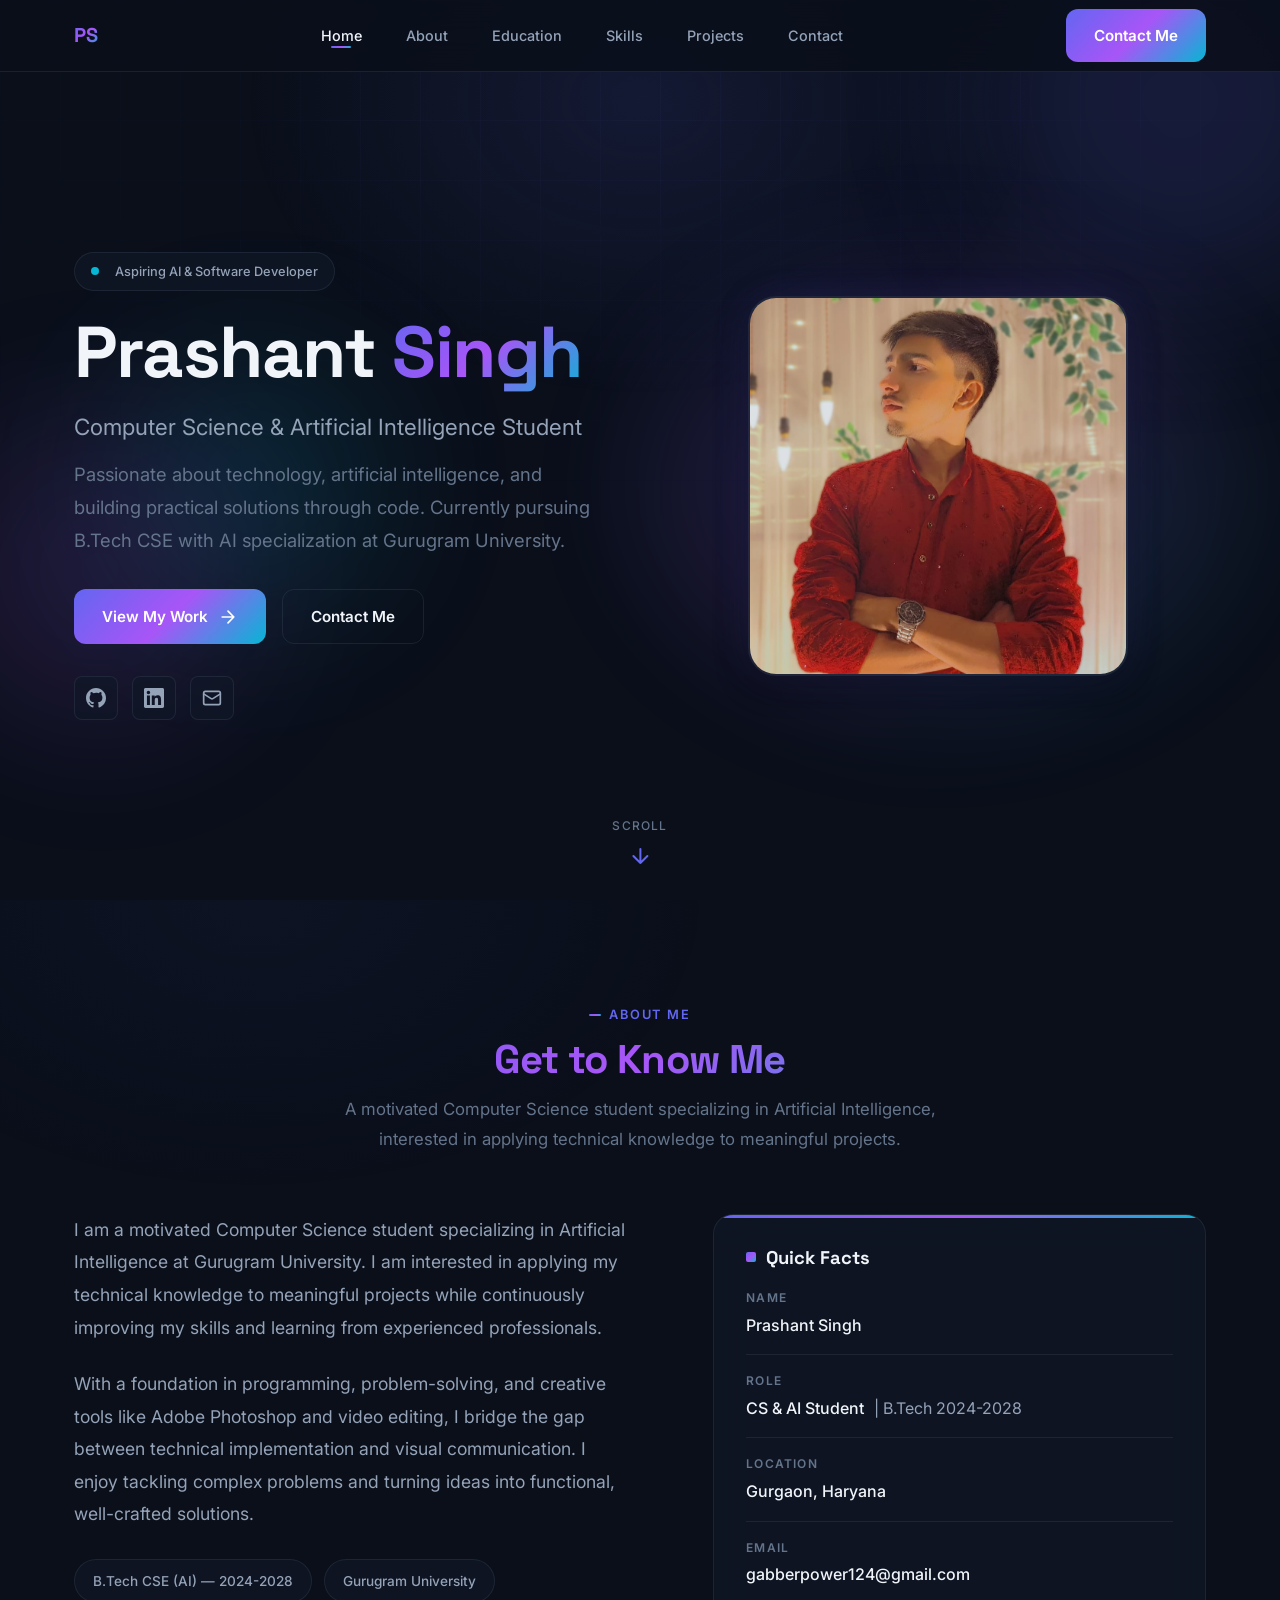
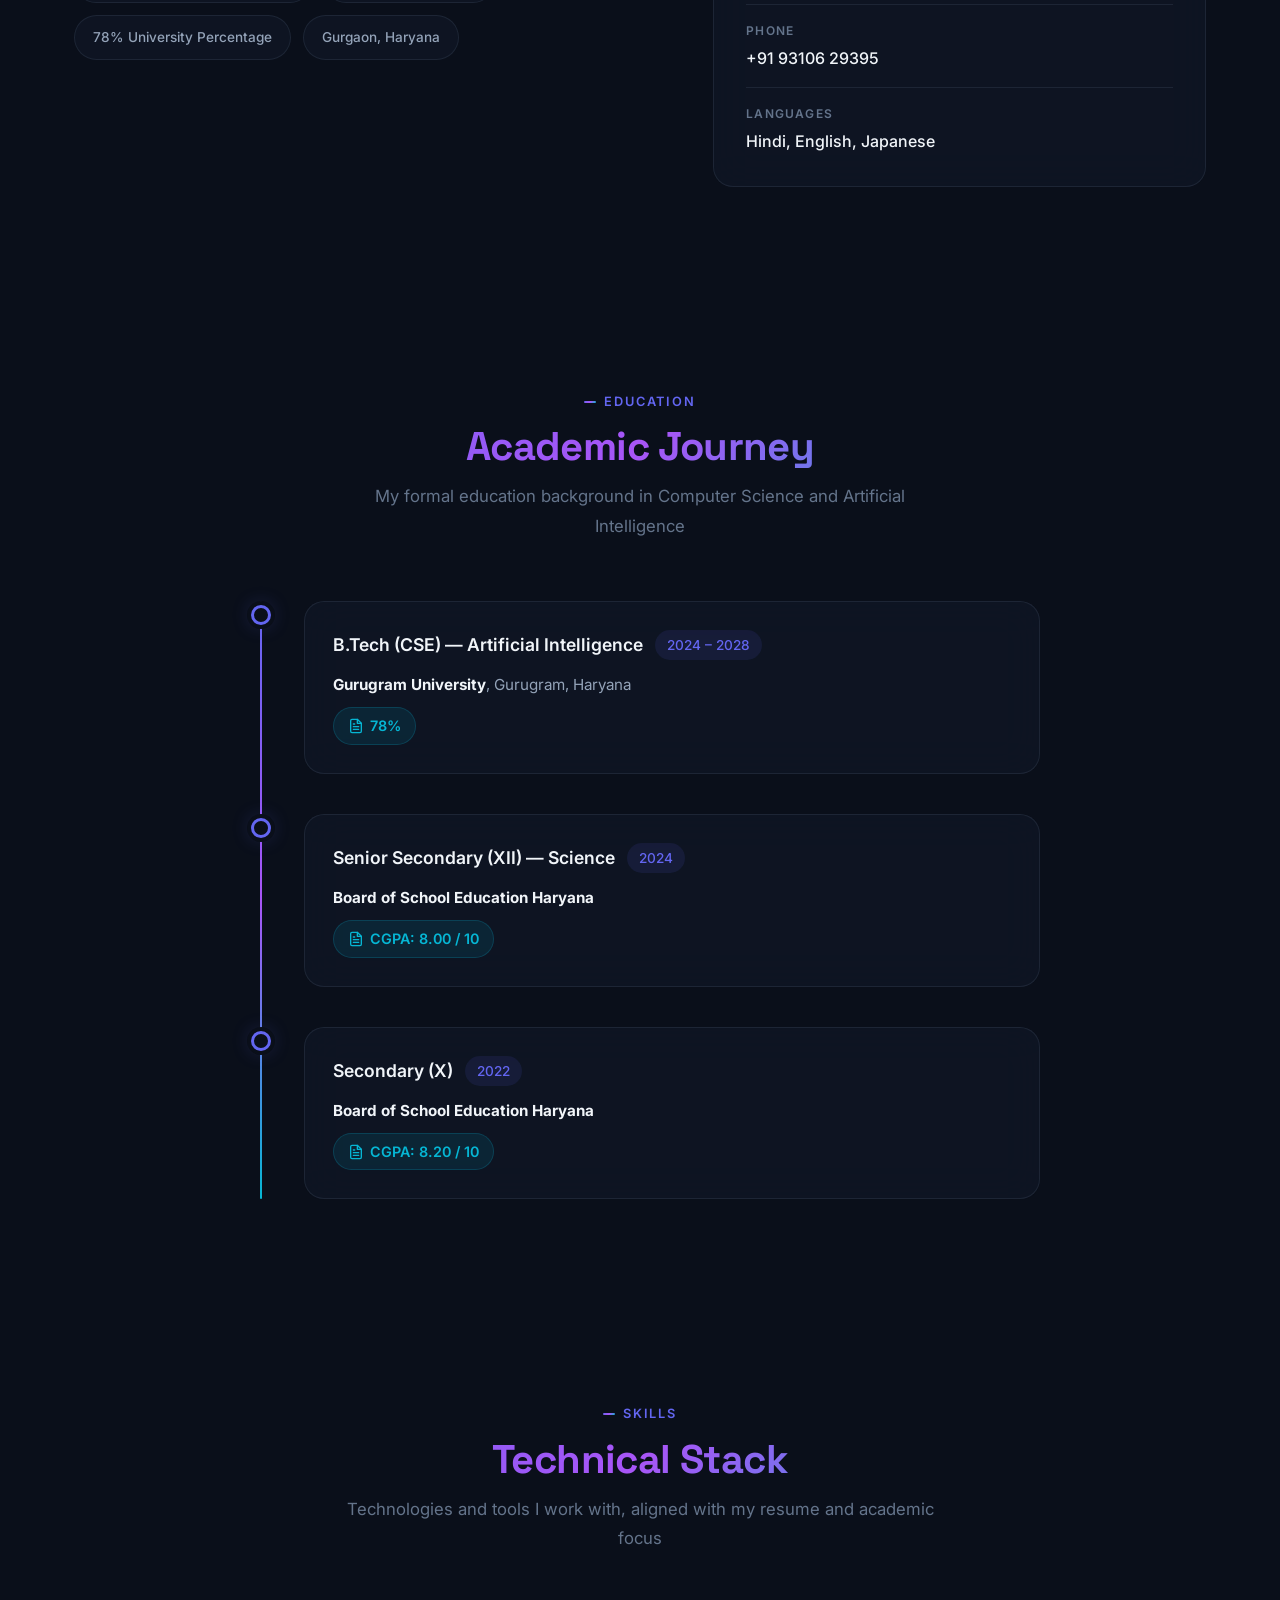
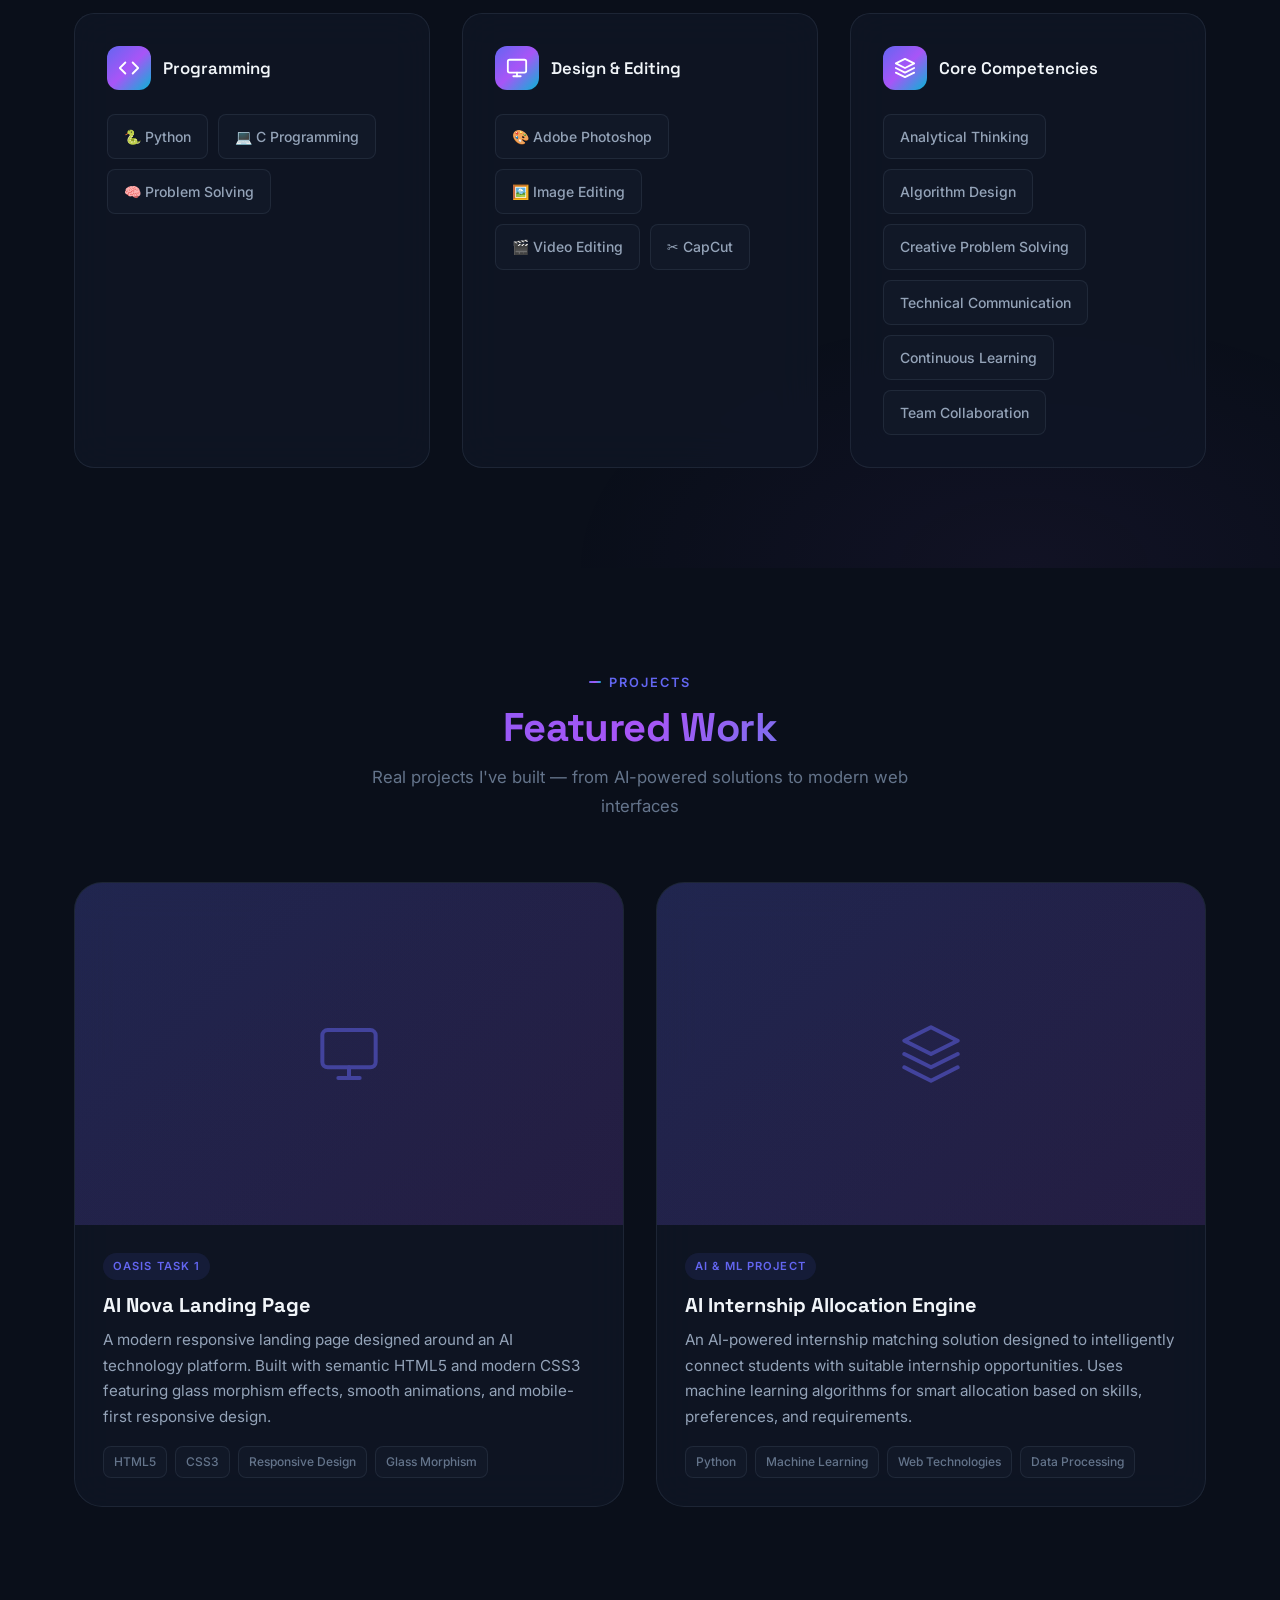
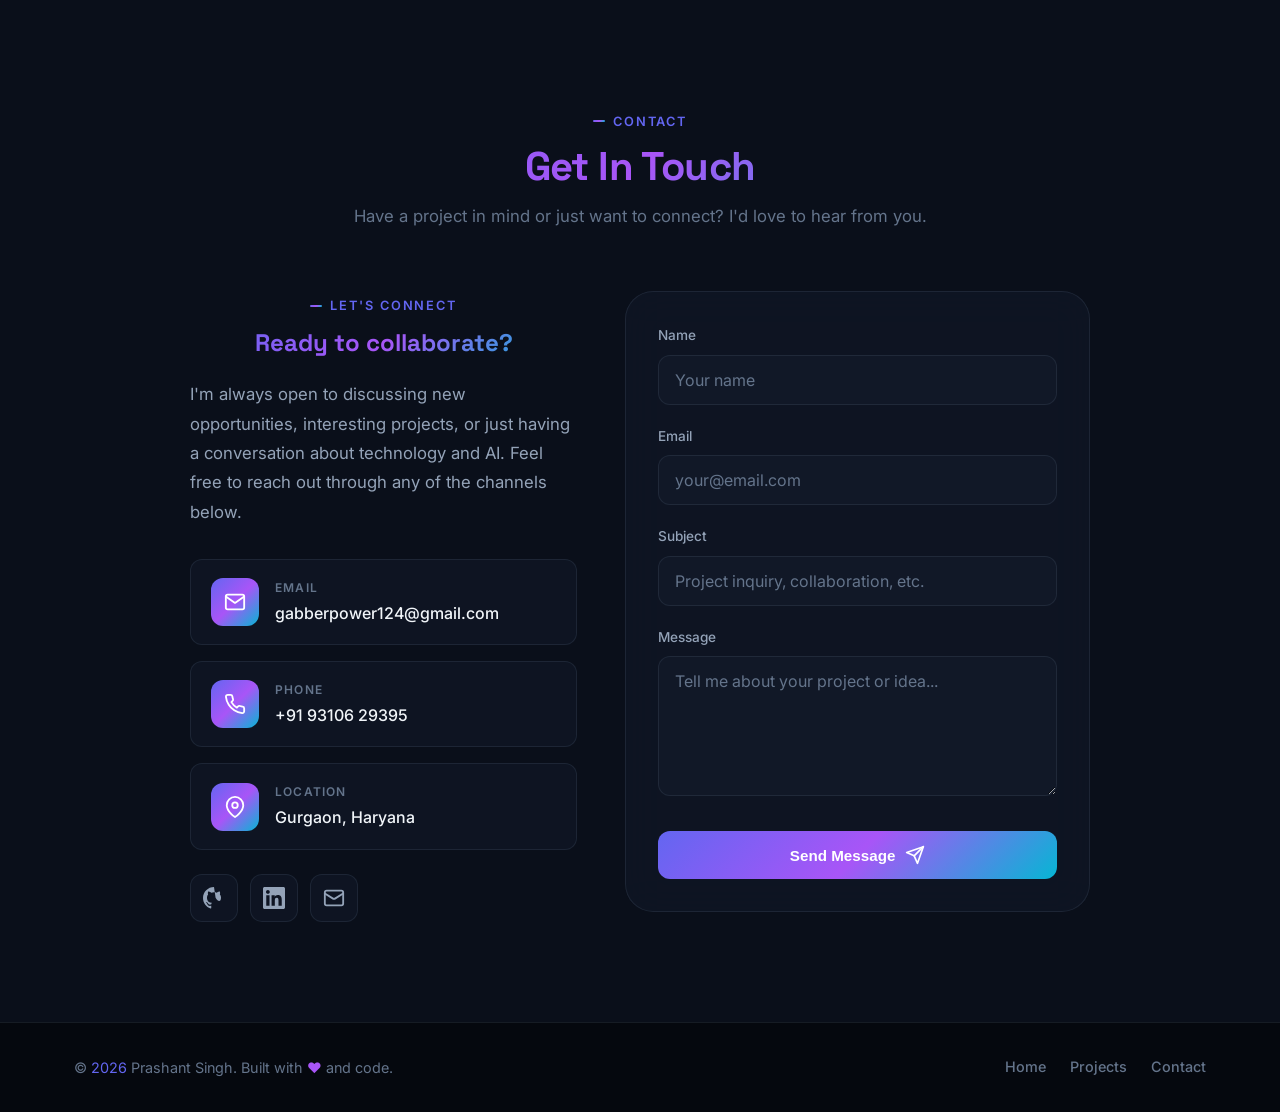
<file: WebDev-L1-PersonalPortfolio/index.html>
<!DOCTYPE html>
<html lang="en">
<head>
  <meta charset="UTF-8">
  <meta name="viewport" content="width=device-width, initial-scale=1.0">
  <meta name="description" content="Prashant Singh - Computer Science & AI Student Portfolio">
  <meta name="theme-color" content="#0a0f1a">
  <title>Prashant Singh | CS & AI Student</title>
  <link rel="preconnect" href="https://fonts.googleapis.com">
  <link rel="preconnect" href="https://fonts.gstatic.com" crossorigin>
  <link href="https://fonts.googleapis.com/css2?family=Space+Grotesk:wght@400;500;600;700&family=Inter:wght@300;400;500;600&display=swap" rel="stylesheet">
  <link rel="stylesheet" href="style.css">
</head>
<body>
  <!-- Background Effects -->
  <div class="bg-grid" aria-hidden="true"></div>
  <div class="bg-glow" aria-hidden="true"></div>
  <div class="floating-orbs" aria-hidden="true">
    <div class="orb orb-1"></div>
    <div class="orb orb-2"></div>
    <div class="orb orb-3"></div>
  </div>

  <!-- Navigation -->
  <nav class="nav" id="nav" role="navigation" aria-label="Main navigation">
    <div class="container nav-inner">
      <a href="#" class="nav-logo" aria-label="Prashant Singh - Home">PS</a>
      <ul class="nav-links" role="menubar">
        <li role="none"><a href="#home" class="nav-link active" role="menuitem" data-section="home">Home</a></li>
        <li role="none"><a href="#about" class="nav-link" role="menuitem" data-section="about">About</a></li>
        <li role="none"><a href="#education" class="nav-link" role="menuitem" data-section="education">Education</a></li>
        <li role="none"><a href="#skills" class="nav-link" role="menuitem" data-section="skills">Skills</a></li>
        <li role="none"><a href="#projects" class="nav-link" role="menuitem" data-section="projects">Projects</a></li>
        <li role="none"><a href="#contact" class="nav-link" role="menuitem" data-section="contact">Contact</a></li>
      </ul>
      <a href="#contact" class="nav-cta btn btn-primary" role="button">Contact Me</a>
      <button class="nav-toggle" id="navToggle" aria-label="Toggle navigation menu" aria-expanded="false" aria-controls="navMobile">
        <span></span><span></span><span></span>
      </button>
    </div>
    <div class="nav-overlay" id="navOverlay" aria-hidden="true"></div>
    <div class="nav-mobile" id="navMobile" role="dialog" aria-label="Mobile menu" aria-hidden="true">
      <a href="#home" class="nav-link active" data-section="home">Home</a>
      <a href="#about" class="nav-link" data-section="about">About</a>
      <a href="#education" class="nav-link" data-section="education">Education</a>
      <a href="#skills" class="nav-link" data-section="skills">Skills</a>
      <a href="#projects" class="nav-link" data-section="projects">Projects</a>
      <a href="#contact" class="nav-link" data-section="contact">Contact</a>
      <a href="#contact" class="nav-cta btn btn-primary">Contact Me</a>
    </div>
  </nav>

  <!-- Hero Section -->
  <section class="hero" id="home" aria-labelledby="hero-title">
    <div class="container hero-inner">
      <div class="hero-content">
        <div class="hero-badge" aria-hidden="true">
          <span></span> Aspiring AI & Software Developer
        </div>
        <h1 id="hero-title" class="hero-name">Prashant <span class="highlight">Singh</span></h1>
        <p class="hero-role">Computer Science & Artificial Intelligence Student</p>
        <p class="hero-tagline">Passionate about technology, artificial intelligence, and building practical solutions through code. Currently pursuing B.Tech CSE with AI specialization at Gurugram University.</p>
        <div class="hero-actions">
          <a href="#projects" class="btn btn-primary" aria-label="View my projects">
            View My Work
            <svg width="20" height="20" viewBox="0 0 24 24" fill="none" stroke="currentColor" stroke-width="2" stroke-linecap="round" stroke-linejoin="round" aria-hidden="true"><path d="M5 12h14M12 5l7 7-7 7"/></svg>
          </a>
          <a href="#contact" class="btn btn-secondary" aria-label="Contact me">Contact Me</a>
        </div>
        <div class="hero-social" role="list" aria-label="Social links">
          <a href="https://github.com" target="_blank" rel="noopener noreferrer" role="listitem" aria-label="GitHub">
            <svg viewBox="0 0 24 24" fill="currentColor" aria-hidden="true"><path d="M12 0C5.374 0 0 5.373 0 12c0 5.302 3.438 9.8 8.207 11.387.599.111.793-.261.793-.577v-2.234c-3.338.726-4.033-1.416-4.033-1.416-.546-1.387-1.333-1.756-1.333-1.756-1.089-.745.083-.729.083-.729 1.205.084 1.839 1.237 1.839 1.237 1.07 1.834 2.807 1.304 3.492.997.107-.775.418-1.305.762-1.604-2.665-.305-5.467-1.334-5.467-5.931 0-1.311.469-2.381 1.236-3.221-.124-.303-.535-1.524.117-3.176 0 0 1.008-.322 3.301 1.23A11.509 11.509 0 0112 5.803c1.02.005 2.047.138 3.006.404 2.291-1.552 3.297-1.23 3.297-1.23.653 1.653.242 2.874.118 3.176.77.84 1.235 1.911 1.235 3.221 0 4.609-2.807 5.624-5.479 5.921.43.372.823 1.102.823 2.222v3.293c0 .319.192.694.801.576C20.566 21.797 24 17.3 24 12c0-6.627-5.373-12-12-12z"/></svg>
          </a>
          <a href="https://linkedin.com" target="_blank" rel="noopener noreferrer" role="listitem" aria-label="LinkedIn">
            <svg viewBox="0 0 24 24" fill="currentColor" aria-hidden="true"><path d="M20.447 20.452h-3.554v-5.569c0-1.328-.027-3.037-1.852-3.037-1.853 0-2.136 1.445-2.136 2.939v5.667H9.351V9h3.414v1.561h.046c.477-.9 1.637-1.85 3.37-1.85 3.601 0 4.267 2.37 4.267 5.455v6.286zM5.337 7.433c-1.144 0-2.063-.926-2.063-2.065 0-1.138.92-2.063 2.063-2.063 1.14 0 2.064.925 2.064 2.063 0 1.139-.925 2.065-2.064 2.065zm1.782 13.019H3.555V9h3.564v11.452zM22.225 0H1.771C.792 0 0 .774 0 1.729v20.542C0 23.227.792 24 1.771 24h20.451C23.2 24 24 23.227 24 22.271V1.729C24 .774 23.2 0 22.222 0h.003z"/></svg>
          </a>
          <a href="mailto:gabberpower124@gmail.com" role="listitem" aria-label="Email">
            <svg viewBox="0 0 24 24" fill="none" stroke="currentColor" stroke-width="2" stroke-linecap="round" stroke-linejoin="round" aria-hidden="true"><rect x="2" y="4" width="20" height="16" rx="2"/><path d="m22 7-8.97 5.7a1.94 1.94 0 0 1-2.06 0L2 7"/></svg>
          </a>
        </div>
      </div>
      <div class="hero-visual" aria-hidden="true">
        <div class="hero-image-wrapper">
          <img src="profile.jpg" alt="Prashant Singh" class="hero-image" loading="eager">
        </div>
      </div>
    </div>
    <div class="scroll-indicator" aria-hidden="true">
      <span>Scroll</span>
      <svg viewBox="0 0 24 24" fill="none" stroke="currentColor" stroke-width="2" stroke-linecap="round" stroke-linejoin="round"><path d="M12 5v14M19 12l-7 7-7-7"/></svg>
    </div>
  </section>

  <!-- About Section -->
  <section class="about section reveal" id="about" aria-labelledby="about-title">
    <div class="container">
      <header class="section-header">
        <span class="section-label">About Me</span>
        <h2 id="about-title" class="section-title">Get to Know Me</h2>
        <p class="section-subtitle">A motivated Computer Science student specializing in Artificial Intelligence, interested in applying technical knowledge to meaningful projects.</p>
      </header>
      <div class="about-grid">
        <div class="about-text">
          <p class="about-bio">I am a motivated Computer Science student specializing in Artificial Intelligence at Gurugram University. I am interested in applying my technical knowledge to meaningful projects while continuously improving my skills and learning from experienced professionals.</p>
          <p class="about-bio">With a foundation in programming, problem-solving, and creative tools like Adobe Photoshop and video editing, I bridge the gap between technical implementation and visual communication. I enjoy tackling complex problems and turning ideas into functional, well-crafted solutions.</p>
          <div class="about-highlights" aria-label="Key highlights">
            <span class="highlight-tag">B.Tech CSE (AI) — 2024-2028</span>
            <span class="highlight-tag">Gurugram University</span>
            <span class="highlight-tag">78% University Percentage</span>
            <span class="highlight-tag">Gurgaon, Haryana</span>
          </div>
        </div>
        <aside class="about-card reveal reveal-delay-1">
          <h3>Quick Facts</h3>
          <div class="info-list">
            <div class="info-item">
              <span class="info-label">Name</span>
              <span class="info-value">Prashant Singh</span>
            </div>
            <div class="info-item">
              <span class="info-label">Role</span>
              <span class="info-value">CS & AI Student <span>| B.Tech 2024-2028</span></span>
            </div>
            <div class="info-item">
              <span class="info-label">Location</span>
              <span class="info-value">Gurgaon, Haryana</span>
            </div>
            <div class="info-item">
              <span class="info-label">Email</span>
              <span class="info-value">gabberpower124@gmail.com</span>
            </div>
            <div class="info-item">
              <span class="info-label">Phone</span>
              <span class="info-value">+91 93106 29395</span>
            </div>
            <div class="info-item">
              <span class="info-label">Languages</span>
              <span class="info-value">Hindi, English, Japanese</span>
            </div>
          </div>
        </aside>
      </div>
    </div>
  </section>

  <!-- Education Section -->
  <section class="education section reveal" id="education" aria-labelledby="education-title">
    <div class="container">
      <header class="section-header">
        <span class="section-label">Education</span>
        <h2 id="education-title" class="section-title">Academic Journey</h2>
        <p class="section-subtitle">My formal education background in Computer Science and Artificial Intelligence</p>
      </header>
      <div class="education-timeline" role="list" aria-label="Education timeline">
        <!-- B.Tech -->
        <article class="education-item reveal reveal-delay-1" role="listitem">
          <div class="education-marker" aria-hidden="true"></div>
          <div class="education-card">
            <div class="education-header">
              <span class="education-degree">B.Tech (CSE) — Artificial Intelligence</span>
              <span class="education-period">2024 – 2028</span>
            </div>
            <p class="education-institute"><strong>Gurugram University</strong>, Gurugram, Haryana</p>
            <span class="education-grade" aria-label="Grade: 78%">
              <svg viewBox="0 0 24 24" fill="none" stroke="currentColor" stroke-width="2" stroke-linecap="round" stroke-linejoin="round" aria-hidden="true"><path d="M14 2H6a2 2 0 0 0-2 2v16a2 2 0 0 0 2 2h12a2 2 0 0 0 2-2V8z"/><polyline points="14 2 14 8 20 8"/><line x1="16" y1="13" x2="8" y2="13"/><line x1="16" y1="17" x2="8" y2="17"/><polyline points="10 9 9 9 8 9"/></svg>
              78%
            </span>
          </div>
        </article>
        <!-- Class XII -->
        <article class="education-item reveal reveal-delay-2" role="listitem">
          <div class="education-marker" aria-hidden="true"></div>
          <div class="education-card">
            <div class="education-header">
              <span class="education-degree">Senior Secondary (XII) — Science</span>
              <span class="education-period">2024</span>
            </div>
            <p class="education-institute"><strong>Board of School Education Haryana</strong></p>
            <span class="education-grade" aria-label="CGPA: 8.00/10">
              <svg viewBox="0 0 24 24" fill="none" stroke="currentColor" stroke-width="2" stroke-linecap="round" stroke-linejoin="round" aria-hidden="true"><path d="M14 2H6a2 2 0 0 0-2 2v16a2 2 0 0 0 2 2h12a2 2 0 0 0 2-2V8z"/><polyline points="14 2 14 8 20 8"/><line x1="16" y1="13" x2="8" y2="13"/><line x1="16" y1="17" x2="8" y2="17"/><polyline points="10 9 9 9 8 9"/></svg>
              CGPA: 8.00 / 10
            </span>
          </div>
        </article>
        <!-- Class X -->
        <article class="education-item reveal reveal-delay-3" role="listitem">
          <div class="education-marker" aria-hidden="true"></div>
          <div class="education-card">
            <div class="education-header">
              <span class="education-degree">Secondary (X)</span>
              <span class="education-period">2022</span>
            </div>
            <p class="education-institute"><strong>Board of School Education Haryana</strong></p>
            <span class="education-grade" aria-label="CGPA: 8.20/10">
              <svg viewBox="0 0 24 24" fill="none" stroke="currentColor" stroke-width="2" stroke-linecap="round" stroke-linejoin="round" aria-hidden="true"><path d="M14 2H6a2 2 0 0 0-2 2v16a2 2 0 0 0 2 2h12a2 2 0 0 0 2-2V8z"/><polyline points="14 2 14 8 20 8"/><line x1="16" y1="13" x2="8" y2="13"/><line x1="16" y1="17" x2="8" y2="17"/><polyline points="10 9 9 9 8 9"/></svg>
              CGPA: 8.20 / 10
            </span>
          </div>
        </article>
      </div>
    </div>
  </section>

  <!-- Skills Section -->
  <section class="skills section reveal" id="skills" aria-labelledby="skills-title">
    <div class="container">
      <header class="section-header">
        <span class="section-label">Skills</span>
        <h2 id="skills-title" class="section-title">Technical Stack</h2>
        <p class="section-subtitle">Technologies and tools I work with, aligned with my resume and academic focus</p>
      </header>
      <div class="skills-categories" role="list" aria-label="Skill categories">
        <!-- Programming -->
        <article class="skill-category reveal reveal-delay-1" role="listitem">
          <header class="category-header">
            <div class="category-icon" aria-hidden="true">
              <svg viewBox="0 0 24 24" fill="none" stroke="currentColor" stroke-width="2" stroke-linecap="round" stroke-linejoin="round"><polyline points="16 18 22 12 16 6"/><polyline points="8 6 2 12 8 18"/></svg>
            </div>
            <h3 class="category-title">Programming</h3>
          </header>
          <div class="skill-list" role="list" aria-label="Programming skills">
            <span class="skill-tag" role="listitem"><span>🐍 Python</span></span>
            <span class="skill-tag" role="listitem"><span>💻 C Programming</span></span>
            <span class="skill-tag" role="listitem"><span>🧠 Problem Solving</span></span>
          </div>
        </article>
        <!-- Design & Editing -->
        <article class="skill-category reveal reveal-delay-2" role="listitem">
          <header class="category-header">
            <div class="category-icon" aria-hidden="true">
              <svg viewBox="0 0 24 24" fill="none" stroke="currentColor" stroke-width="2" stroke-linecap="round" stroke-linejoin="round"><rect x="2" y="3" width="20" height="14" rx="2"/><path d="M8 21h8"/><path d="M12 17v4"/></svg>
            </div>
            <h3 class="category-title">Design & Editing</h3>
          </header>
          <div class="skill-list" role="list" aria-label="Design and editing skills">
            <span class="skill-tag" role="listitem"><span>🎨 Adobe Photoshop</span></span>
            <span class="skill-tag" role="listitem"><span>🖼️ Image Editing</span></span>
            <span class="skill-tag" role="listitem"><span>🎬 Video Editing</span></span>
            <span class="skill-tag" role="listitem"><span>✂️ CapCut</span></span>
          </div>
        </article>
        <!-- Core Competencies -->
        <article class="skill-category reveal reveal-delay-3" role="listitem">
          <header class="category-header">
            <div class="category-icon" aria-hidden="true">
              <svg viewBox="0 0 24 24" fill="none" stroke="currentColor" stroke-width="2" stroke-linecap="round" stroke-linejoin="round"><path d="M12 2L2 7l10 5 10-5-10-5z"/><path d="M2 17l10 5 10-5"/><path d="M2 12l10 5 10-5"/></svg>
            </div>
            <h3 class="category-title">Core Competencies</h3>
          </header>
          <div class="skill-list" role="list" aria-label="Core competencies">
            <span class="skill-tag" role="listitem"><span>Analytical Thinking</span></span>
            <span class="skill-tag" role="listitem"><span>Algorithm Design</span></span>
            <span class="skill-tag" role="listitem"><span>Creative Problem Solving</span></span>
            <span class="skill-tag" role="listitem"><span>Technical Communication</span></span>
            <span class="skill-tag" role="listitem"><span>Continuous Learning</span></span>
            <span class="skill-tag" role="listitem"><span>Team Collaboration</span></span>
          </div>
        </article>
      </div>
    </div>
  </section>

  <!-- Projects Section -->
  <section class="projects section reveal" id="projects" aria-labelledby="projects-title">
    <div class="container">
      <header class="section-header">
        <span class="section-label">Projects</span>
        <h2 id="projects-title" class="section-title">Featured Work</h2>
        <p class="section-subtitle">Real projects I've built — from AI-powered solutions to modern web interfaces</p>
      </header>
      <div class="projects-grid" role="list" aria-label="Project showcase">
        <!-- Project 1: AI Nova Landing Page -->
        <article class="project-card reveal reveal-delay-1" role="listitem">
          <div class="project-thumb">
            <div class="project-thumb-placeholder" aria-hidden="true">
              <svg viewBox="0 0 24 24" fill="none" stroke="currentColor" stroke-width="1.5" stroke-linecap="round" stroke-linejoin="round"><rect x="2" y="3" width="20" height="14" rx="2"/><path d="M8 21h8"/><path d="M12 17v4"/></svg>
            </div>
            <div class="project-overlay" aria-hidden="true"></div>
            <div class="project-links" role="group" aria-label="Project links">
              <a href="#" class="project-link" aria-label="View GitHub repository for AI Nova Landing Page">
                <svg viewBox="0 0 24 24" fill="currentColor" aria-hidden="true"><path d="M12 0C5.374 0 0 5.373 0 12c0 5.302 3.438 9.8 8.207 11.387.599.111.793-.261.793-.577v-2.234c-3.338.726-4.033-1.416-4.033-1.416-.546-1.387-1.333-1.756-1.333-1.756-1.089-.745.083-.729.083-.729 1.205.084 1.839 1.237 1.839 1.237 1.07 1.834 2.807 1.304 3.492.997.107-.775.418-1.305.762-1.604-2.665-.305-5.467-1.334-5.467-5.931 0-1.311.469-2.381 1.236-3.221-.124-.303-.535-1.524.117-3.176 0 0 1.008-.322 3.301 1.23A11.509 11.509 0 0112 5.803c1.02.005 2.047.138 3.006.404 2.291-1.552 3.297-1.23 3.297-1.23.653 1.653.242 2.874.118 3.176.77.84 1.235 1.911 1.235 3.221 0 4.609-2.807 5.624-5.479 5.921.43.372.823 1.102.823 2.222v3.293c0 .319.192.694.801.576C20.566 21.797 24 17.3 24 12c0-6.627-5.373-12-12-12z"/></svg>
                GitHub
              </a>
              <a href="#" class="project-link" aria-label="View live demo for AI Nova Landing Page">
                <svg viewBox="0 0 24 24" fill="none" stroke="currentColor" stroke-width="2" stroke-linecap="round" stroke-linejoin="round" aria-hidden="true"><path d="M18 13v6a2 2 0 0 1-2 2H5a2 2 0 0 1-2-2V8a2 2 0 0 1 2-2h6"/><polyline points="15 3 21 3 21 9"/><line x1="10" y1="14" x2="21" y2="3"/></svg>
                Live Demo
              </a>
            </div>
          </div>
          <div class="project-content">
            <span class="project-tag">Oasis Task 1</span>
            <h3 class="project-title">AI Nova Landing Page</h3>
            <p class="project-desc">A modern responsive landing page designed around an AI technology platform. Built with semantic HTML5 and modern CSS3 featuring glass morphism effects, smooth animations, and mobile-first responsive design.</p>
            <div class="project-tech" role="list" aria-label="Technologies used">
              <span class="tech-tag" role="listitem">HTML5</span>
              <span class="tech-tag" role="listitem">CSS3</span>
              <span class="tech-tag" role="listitem">Responsive Design</span>
              <span class="tech-tag" role="listitem">Glass Morphism</span>
            </div>
          </div>
        </article>
        <!-- Project 2: AI Internship Allocation Engine -->
        <article class="project-card reveal reveal-delay-2" role="listitem">
          <div class="project-thumb">
            <div class="project-thumb-placeholder" aria-hidden="true">
              <svg viewBox="0 0 24 24" fill="none" stroke="currentColor" stroke-width="1.5" stroke-linecap="round" stroke-linejoin="round"><path d="M12 2L2 7l10 5 10-5-10-5z"/><path d="M2 17l10 5 10-5"/><path d="M2 12l10 5 10-5"/></svg>
            </div>
            <div class="project-overlay" aria-hidden="true"></div>
            <div class="project-links" role="group" aria-label="Project links">
              <a href="#" class="project-link" aria-label="View GitHub repository for AI Internship Allocation Engine">
                <svg viewBox="0 0 24 24" fill="currentColor" aria-hidden="true"><path d="M12 0C5.374 0 0 5.373 0 12c0 5.302 3.438 9.8 8.207 11.387.599.111.793-.261.793-.577v-2.234c-3.338.726-4.033-1.416-4.033-1.416-.546-1.387-1.333-1.756-1.333-1.756-1.089-.745.083-.729.083-.729 1.205.084 1.839 1.237 1.839 1.237 1.07 1.834 2.807 1.304 3.492.997.107-.775.418-1.305.762-1.604-2.665-.305-5.467-1.334-5.467-5.931 0-1.311.469-2.381 1.236-3.221-.124-.303-.535-1.524.117-3.176 0 0 1.008-.322 3.301 1.23A11.509 11.509 0 0112 5.803c1.02.005 2.047.138 3.006.404 2.291-1.552 3.297-1.23 3.297-1.23.653 1.653.242 2.874.118 3.176.77.84 1.235 1.911 1.235 3.221 0 4.609-2.807 5.624-5.921.43.372.823 1.102.823 2.222v3.293c0 .319.192.694.801.576C20.566 21.797 24 17.3 24 12c0-6.627-5.373-12-12-12z"/></svg>
                GitHub
              </a>
              <a href="#" class="project-link" aria-label="View live demo for AI Internship Allocation Engine">
                <svg viewBox="0 0 24 24" fill="none" stroke="currentColor" stroke-width="2" stroke-linecap="round" stroke-linejoin="round" aria-hidden="true"><path d="M18 13v6a2 2 0 0 1-2 2H5a2 2 0 0 1-2-2V8a2 2 0 0 1 2-2h6"/><polyline points="15 3 21 3 21 9"/><line x1="10" y1="14" x2="21" y2="3"/></svg>
                Live Demo
              </a>
            </div>
          </div>
          <div class="project-content">
            <span class="project-tag">AI & ML Project</span>
            <h3 class="project-title">AI Internship Allocation Engine</h3>
            <p class="project-desc">An AI-powered internship matching solution designed to intelligently connect students with suitable internship opportunities. Uses machine learning algorithms for smart allocation based on skills, preferences, and requirements.</p>
            <div class="project-tech" role="list" aria-label="Technologies used">
              <span class="tech-tag" role="listitem">Python</span>
              <span class="tech-tag" role="listitem">Machine Learning</span>
              <span class="tech-tag" role="listitem">Web Technologies</span>
              <span class="tech-tag" role="listitem">Data Processing</span>
            </div>
          </div>
        </article>
      </div>
    </div>
  </section>

  <!-- Contact Section -->
  <section class="contact section reveal" id="contact" aria-labelledby="contact-title">
    <div class="container">
      <header class="section-header">
        <span class="section-label">Contact</span>
        <h2 id="contact-title" class="section-title">Get In Touch</h2>
        <p class="section-subtitle">Have a project in mind or just want to connect? I'd love to hear from you.</p>
      </header>
      <div class="contact-grid">
        <div class="contact-info">
          <header class="section-header" style="text-align: center; margin-bottom: 24px;">
            <span class="section-label" style="margin-left: auto; margin-right: auto;">Let's Connect</span>
            <h3 class="section-title" style="font-size: 1.5rem;">Ready to collaborate?</h3>
          </header>
          <p class="contact-desc">I'm always open to discussing new opportunities, interesting projects, or just having a conversation about technology and AI. Feel free to reach out through any of the channels below.</p>
          <div class="contact-methods" role="list" aria-label="Contact methods">
            <div class="contact-method" role="listitem">
              <div class="method-icon" aria-hidden="true">
                <svg viewBox="0 0 24 24" fill="none" stroke="currentColor" stroke-width="2" stroke-linecap="round" stroke-linejoin="round"><path d="M4 4h16c1.1 0 2 .9 2 2v12c0 1.1-.9 2-2 2H4c-1.1 0-2-.9-2-2V6c0-1.1.9-2 2-2z"/><polyline points="22,6 12,13 2,6"/></svg>
              </div>
              <div class="method-content">
                <span class="method-label">Email</span>
                <a href="mailto:gabberpower124@gmail.com" class="method-value">gabberpower124@gmail.com</a>
              </div>
            </div>
            <div class="contact-method" role="listitem">
              <div class="method-icon" aria-hidden="true">
                <svg viewBox="0 0 24 24" fill="none" stroke="currentColor" stroke-width="2" stroke-linecap="round" stroke-linejoin="round"><path d="M22 16.92v3a2 2 0 0 1-2.18 2 19.79 19.79 0 0 1-8.63-3.07 19.5 19.5 0 0 1-6-6 19.79 19.79 0 0 1-3.07-8.67A2 2 0 0 1 4.11 2h3a2 2 0 0 1 2 1.72 12.84 12.84 0 0 0 .7 2.81 2 2 0 0 1-.45 2.11L8.09 9.91a16 16 0 0 0 6 6l1.27-1.27a2 2 0 0 1 2.11-.45 12.84 12.84 0 0 0 2.81.7A2 2 0 0 1 22 16.92z"/></svg>
              </div>
              <div class="method-content">
                <span class="method-label">Phone</span>
                <a href="tel:+919310629395" class="method-value">+91 93106 29395</a>
              </div>
            </div>
            <div class="contact-method" role="listitem">
              <div class="method-icon" aria-hidden="true">
                <svg viewBox="0 0 24 24" fill="none" stroke="currentColor" stroke-width="2" stroke-linecap="round" stroke-linejoin="round"><path d="M21 10c0 7-9 13-9 13s-9-6-9-13a9 9 0 0 1 18 0z"/><circle cx="12" cy="10" r="3"/></svg>
              </div>
              <div class="method-content">
                <span class="method-label">Location</span>
                <span class="method-value">Gurgaon, Haryana</span>
              </div>
            </div>
          </div>
          <div class="contact-social" role="list" aria-label="Social links" style="margin-top: 24px;">
            <a href="https://github.com" target="_blank" rel="noopener noreferrer" role="listitem" aria-label="GitHub">
              <svg viewBox="0 0 24 24" fill="currentColor" aria-hidden="true"><path d="M12 0C5.374 0 0 5.373 0 12c0 5.302 3.438 9.8 8.207 11.387.599.111.793-.261.793-.577v-2.234c-3.338.726-4.033-1.416-4.033-1.416-.546-1.387-1.333-1.756-1.333-1.756-1.089-.745.083-.729.083-.729 1.205.084 1.839 1.237 1.839 1.237 1.07 1.834 2.807 1.304 3.492.997.107-.775.418-1.305.762-1.604-2.665-.305-5.467-1.334-5.467-5.931 0-1.311.469-2.381 1.236-3.221-.124-.303-.535-1.524.117-3.176 0 0 1.008-.322 3.301 1.23A11.509 11.509 0 0112 5.803c1.02.005 2.047.138 3.006.404 2.291-1.552 3.297-1.23 3.297-1.23.653 1.653.242 2.874.118 3.176.77.84 1.235 1.911 1.235 3.221 0 4.609-2.807 5.624-5.921.43.372.823 1.102.823 2.222v3.293c0 .319.192.694.801.576C20.566 21.797 24 17.3 24 12c0-6.627-5.373-12-12-12z"/></svg>
            </a>
            <a href="https://linkedin.com" target="_blank" rel="noopener noreferrer" role="listitem" aria-label="LinkedIn">
              <svg viewBox="0 0 24 24" fill="currentColor" aria-hidden="true"><path d="M20.447 20.452h-3.554v-5.569c0-1.328-.027-3.037-1.852-3.037-1.853 0-2.136 1.445-2.136 2.939v5.667H9.351V9h3.414v1.561h.046c.477-.9 1.637-1.85 3.37-1.85 3.601 0 4.267 2.37 4.267 5.455v6.286zM5.337 7.433c-1.144 0-2.063-.926-2.063-2.065 0-1.138.92-2.063 2.063-2.063 1.14 0 2.064.925 2.064 2.063 0 1.139-.925 2.065-2.064 2.065zm1.782 13.019H3.555V9h3.564v11.452zM22.225 0H1.771C.792 0 0 .774 0 1.729v20.542C0 23.227.792 24 1.771 24h20.451C23.2 24 24 23.227 24 22.271V1.729C24 .774 23.2 0 22.222 0h.003z"/></svg>
            </a>
            <a href="mailto:gabberpower124@gmail.com" role="listitem" aria-label="Email">
              <svg viewBox="0 0 24 24" fill="none" stroke="currentColor" stroke-width="2" stroke-linecap="round" stroke-linejoin="round" aria-hidden="true"><rect x="2" y="4" width="20" height="16" rx="2"/><path d="m22 7-8.97 5.7a1.94 1.94 0 0 1-2.06 0L2 7"/></svg>
            </a>
          </div>
        </div>
        <div class="contact-form-wrapper">
          <form class="contact-form" id="contactForm" novalidate>
            <div class="form-group">
              <label for="name" class="form-label">Name</label>
              <input type="text" id="name" name="name" class="form-input" placeholder="Your name" required aria-required="true">
            </div>
            <div class="form-group">
              <label for="email" class="form-label">Email</label>
              <input type="email" id="email" name="email" class="form-input" placeholder="your@email.com" required aria-required="true">
            </div>
            <div class="form-group">
              <label for="subject" class="form-label">Subject</label>
              <input type="text" id="subject" name="subject" class="form-input" placeholder="Project inquiry, collaboration, etc." required aria-required="true">
            </div>
            <div class="form-group">
              <label for="message" class="form-label">Message</label>
              <textarea id="message" name="message" class="form-textarea" placeholder="Tell me about your project or idea..." required aria-required="true"></textarea>
            </div>
            <button type="submit" class="btn btn-primary form-submit" style="width: 100%;">
              Send Message
              <svg width="20" height="20" viewBox="0 0 24 24" fill="none" stroke="currentColor" stroke-width="2" stroke-linecap="round" stroke-linejoin="round" aria-hidden="true"><path d="M22 2L11 13"/><path d="M22 2l-7 20-4-9-9-4 20-7z"/></svg>
            </button>
            <div class="form-status" id="formStatus" role="alert" aria-live="polite"></div>
          </form>
        </div>
      </div>
    </div>
  </section>

  <!-- Footer -->
  <footer class="footer" role="contentinfo">
    <div class="container footer-inner">
      <p class="footer-copyright">&copy; <span id="year"></span> Prashant Singh. Built with <span style="color: var(--accent-secondary);">♥</span> and code.</p>
      <nav class="footer-links" aria-label="Footer navigation">
        <a href="#home">Home</a>
        <a href="#projects">Projects</a>
        <a href="#contact">Contact</a>
      </nav>
    </div>
  </footer>

  <script>
    // ===== DOM ELEMENTS =====
    const nav = document.getElementById('nav');
    const navToggle = document.getElementById('navToggle');
    const navOverlay = document.getElementById('navOverlay');
    const navMobile = document.getElementById('navMobile');
    const navLinks = document.querySelectorAll('.nav-link[data-section]');
    const mobileLinks = document.querySelectorAll('.nav-mobile .nav-link[data-section]');
    const sections = document.querySelectorAll('section[id]');
    const revealElements = document.querySelectorAll('.reveal');
    const contactForm = document.getElementById('contactForm');
    const formStatus = document.getElementById('formStatus');
    const yearEl = document.getElementById('year');

    // ===== INITIALIZATION =====
    yearEl.textContent = new Date().getFullYear();

    // ===== MOBILE NAVIGATION =====
    function toggleMobileNav(open) {
      const isOpen = open !== undefined ? open : !navMobile.classList.contains('active');
      navToggle.classList.toggle('active', isOpen);
      navMobile.classList.toggle('active', isOpen);
      navOverlay.classList.toggle('active', isOpen);
      navToggle.setAttribute('aria-expanded', isOpen);
      navMobile.setAttribute('aria-hidden', !isOpen);
      navOverlay.setAttribute('aria-hidden', !isOpen);
      document.body.style.overflow = isOpen ? 'hidden' : '';
    }

    navToggle.addEventListener('click', () => toggleMobileNav());
    navOverlay.addEventListener('click', () => toggleMobileNav(false));
    mobileLinks.forEach(link => link.addEventListener('click', () => toggleMobileNav(false)));

    // ===== SMOOTH SCROLL OFFSET =====
    function scrollToSection(targetId) {
      const target = document.getElementById(targetId);
      if (!target) return;
      const navHeight = nav.offsetHeight;
      const targetPosition = target.getBoundingClientRect().top + window.scrollY - navHeight;
      window.scrollTo({ top: targetPosition, behavior: 'smooth' });
    }

    // Nav link click handlers
    [...navLinks, ...mobileLinks].forEach(link => {
      link.addEventListener('click', (e) => {
        e.preventDefault();
        const targetId = link.getAttribute('href').slice(1);
        scrollToSection(targetId);
      });
    });

    // Hero CTA buttons
    document.querySelectorAll('.hero-actions .btn').forEach(btn => {
      btn.addEventListener('click', (e) => {
        const href = btn.getAttribute('href');
        if (href && href.startsWith('#')) {
          e.preventDefault();
          scrollToSection(href.slice(1));
        }
      });
    });

    // ===== ACTIVE NAV ON SCROLL =====
    const observerOptions = { rootMargin: `-${nav.offsetHeight}px 0px -60% 0px`, threshold: 0 };
    const sectionObserver = new IntersectionObserver((entries) => {
      entries.forEach(entry => {
        if (entry.isIntersecting) {
          const id = entry.target.id;
          [...navLinks, ...mobileLinks].forEach(link => {
            link.classList.toggle('active', link.dataset.section === id);
          });
        }
      });
    }, observerOptions);

    sections.forEach(section => sectionObserver.observe(section));

    // ===== NAV SCROLL STATE =====
    let lastScroll = 0;
    function handleNavScroll() {
      const currentScroll = window.scrollY;
      if (currentScroll > 20) nav.classList.add('scrolled');
      else nav.classList.remove('scrolled');
      lastScroll = currentScroll;
    }
    window.addEventListener('scroll', handleNavScroll, { passive: true });

    // ===== SCROLL REVEAL =====
    const revealObserver = new IntersectionObserver((entries) => {
      entries.forEach(entry => {
        if (entry.isIntersecting) {
          entry.target.classList.add('visible');
          revealObserver.unobserve(entry.target);
        }
      });
    }, { rootMargin: '0px 0px -50px 0px', threshold: 0.1 });

    revealElements.forEach(el => revealObserver.observe(el));

    // ===== CONTACT FORM =====
    contactForm.addEventListener('submit', async (e) => {
      e.preventDefault();
      const submitBtn = contactForm.querySelector('.form-submit');
      const originalBtnContent = submitBtn.innerHTML;
      
      // Show loading state
      submitBtn.disabled = true;
      submitBtn.innerHTML = '<svg class="spinner" width="20" height="20" viewBox="0 0 24 24" fill="none" stroke="currentColor" stroke-width="2" stroke-linecap="round" aria-hidden="true"><circle cx="12" cy="12" r="10" stroke-opacity="0.25"/><path d="M12 2a10 10 0 0 1 10 10" stroke-opacity="1"><animateTransform attributeName="transform" type="rotate" from="0 12 12" to="360 12 12" dur="1s" repeatCount="indefinite"/></path></svg> Sending...';
      
      // Simulate form submission (replace with actual endpoint)
      await new Promise(resolve => setTimeout(resolve, 1500));
      
      // Success state (in production, check actual response)
      const success = true; // Replace with actual response check
      
      if (success) {
        formStatus.className = 'form-status success';
        formStatus.textContent = 'Message sent successfully! I\'ll get back to you soon.';
        contactForm.reset();
      } else {
        formStatus.className = 'form-status error';
        formStatus.textContent = 'Something went wrong. Please try again or email me directly.';
      }
      
      submitBtn.disabled = false;
      submitBtn.innerHTML = originalBtnContent;
    });

    // ===== KEYBOARD NAVIGATION =====
    document.addEventListener('keydown', (e) => {
      if (e.key === 'Escape' && navMobile.classList.contains('active')) {
        toggleMobileNav(false);
        navToggle.focus();
      }
    });

    // ===== PERFORMANCE: REDUCE MOTION ON LOW-END DEVICES =====
    if (navigator.hardwareConcurrency && navigator.hardwareConcurrency <= 2) {
      document.documentElement.style.setProperty('--transition-base', '0ms');
      document.documentElement.style.setProperty('--transition-slow', '0ms');
    }

    // ===== CONSOLE EASTER EGG =====
    console.log('%c👋 Hi there!', 'font-size: 24px; font-weight: bold; color: #6366f1;');
    console.log('%cThanks for checking out the source. This portfolio was built with vanilla HTML, CSS & JS — no frameworks, no build step.', 'font-size: 14px; color: #94a3b8;');
    console.log('%cPrashant Singh — CS & AI Student', 'font-size: 16px; font-weight: 600; color: #f1f5f9;');
    console.log('%c📧 gabberpower124@gmail.com | 📱 +91 93106 29395', 'font-size: 12px; color: #64748b;');
  </script>
</body>
</html>
</file>
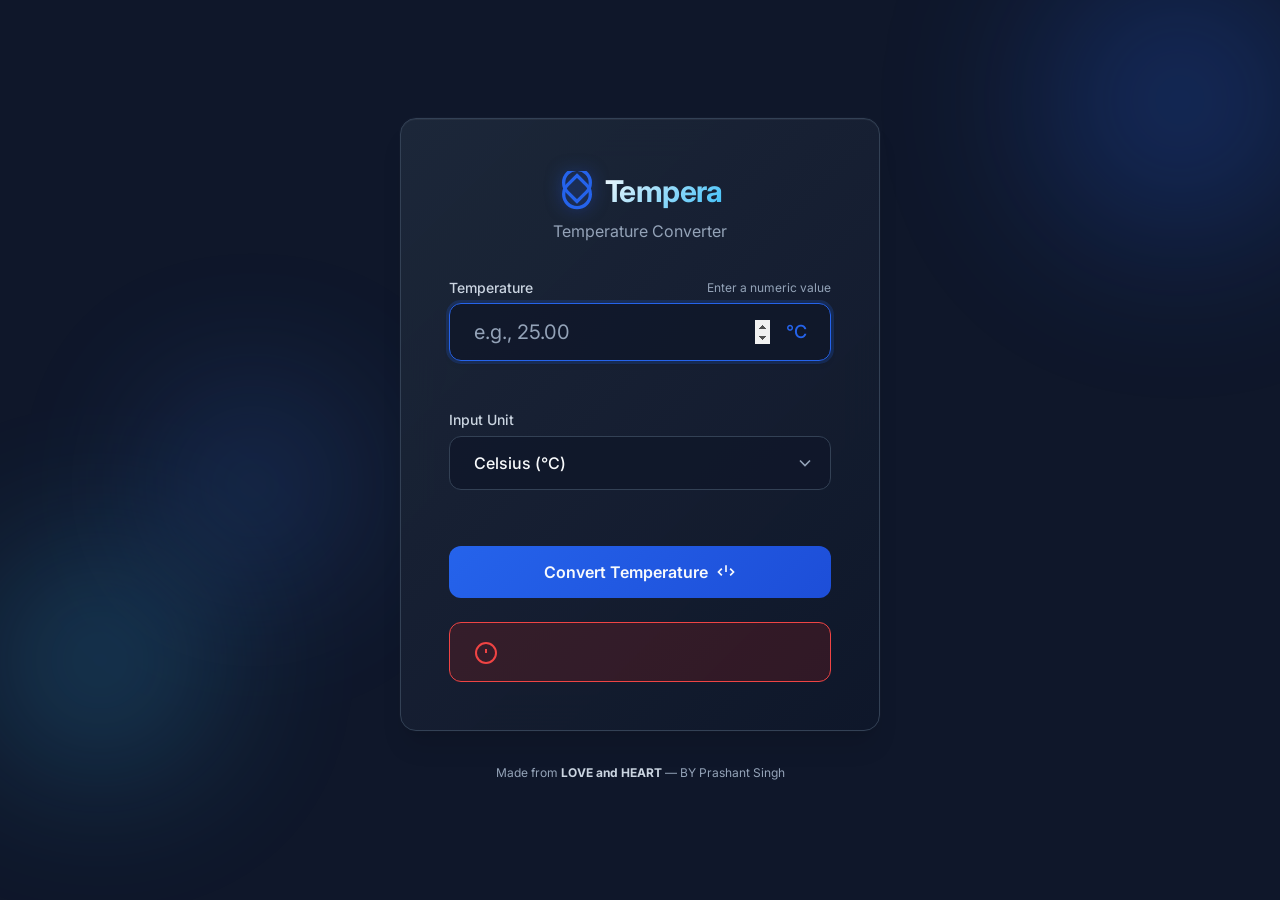
<file: WebDev-L1-TemperatureConverter/index.html>
<!DOCTYPE html>
<html lang="en">
<head>
    <meta charset="UTF-8">
    <meta name="viewport" content="width=device-width, initial-scale=1.0">
    <meta name="description" content="A modern, responsive temperature converter supporting Celsius, Fahrenheit, and Kelvin with absolute zero validation.">
    <title>Tempera | Temperature Converter</title>
    <link rel="preconnect" href="https://fonts.googleapis.com">
    <link rel="preconnect" href="https://fonts.gstatic.com" crossorigin>
    <link href="https://fonts.googleapis.com/css2?family=Inter:wght@400;500;600;700&display=swap" rel="stylesheet">
    <link rel="stylesheet" href="style.css">
</head>
<body>
    <div class="background-effects">
        <div class="gradient-orb orb-1"></div>
        <div class="gradient-orb orb-2"></div>
        <div class="gradient-orb orb-3"></div>
    </div>

    <main class="main-content">
        <div class="converter-card">
            <header class="converter-header">
                <div class="logo">
                    <svg class="logo-icon" viewBox="0 0 24 24" fill="none" stroke="currentColor" stroke-width="2" aria-hidden="true">
                        <path d="M12 2.69l5.66 5.66a8 8 0 1 1-11.31 0z"/>
                        <path d="M12 18.31l-5.66-5.66a8 8 0 1 1 11.31 0z"/>
                    </svg>
                    <h1 class="app-title">Tempera</h1>
                </div>
                <p class="app-subtitle">Temperature Converter</p>
            </header>

            <form class="converter-form" id="converterForm" novalidate>
                <div class="form-group">
                    <label for="temperatureInput" class="form-label">
                        <span class="label-text">Temperature</span>
                        <span class="label-hint" aria-hidden="true">Enter a numeric value</span>
                    </label>
                    <div class="input-wrapper">
                        <input 
                            type="number" 
                            id="temperatureInput" 
                            class="form-input" 
                            placeholder="e.g., 25.00" 
                            step="any" 
                            min="-459.67"
                            autocomplete="off"
                            aria-describedby="tempError"
                            required
                        >
                        <span class="input-unit" aria-hidden="true" id="inputUnitDisplay">°C</span>
                    </div>
                    <div class="error-message" id="tempError" role="alert" aria-live="polite"></div>
                </div>

                <div class="form-group">
                    <label for="unitSelect" class="form-label">
                        <span class="label-text">Input Unit</span>
                    </label>
                    <div class="select-wrapper">
                        <select id="unitSelect" class="form-select" aria-describedby="unitError">
                            <option value="celsius">Celsius (°C)</option>
                            <option value="fahrenheit">Fahrenheit (°F)</option>
                            <option value="kelvin">Kelvin (K)</option>
                        </select>
                        <svg class="select-icon" viewBox="0 0 24 24" fill="none" stroke="currentColor" stroke-width="2" aria-hidden="true">
                            <polyline points="6 9 12 15 18 9"></polyline>
                        </svg>
                    </div>
                    <div class="error-message" id="unitError" role="alert" aria-live="polite"></div>
                </div>

                <button type="submit" class="convert-btn" id="convertBtn">
                    <span class="btn-text">Convert Temperature</span>
                    <svg class="btn-icon" viewBox="0 0 24 24" fill="none" stroke="currentColor" stroke-width="2" aria-hidden="true">
                        <path d="M7 16l-4-4 4-4"/>
                        <path d="M17 16l4-4-4-4"/>
                        <path d="M12 12V4"/>
                    </svg>
                </button>
            </form>

            <section class="results-section" id="resultsSection" aria-live="polite" hidden>
                <h2 class="results-title">Conversion Results</h2>
                <div class="results-grid" id="resultsGrid">
                    <!-- Result cards will be injected here by JavaScript -->
                </div>
            </section>

            <div class="error-banner" id="errorBanner" role="alert" aria-live="assertive" hidden>
                <svg class="error-icon" viewBox="0 0 24 24" fill="none" stroke="currentColor" stroke-width="2" aria-hidden="true">
                    <circle cx="12" cy="12" r="10"></circle>
                    <line x1="12" y1="8" x2="12" y2="12"></line>
                    <line x1="12" y1="16" x2="12.01" y2="16"></line>
                </svg>
                <p class="error-text" id="errorText"></p>
            </div>
        </div>

        <footer class="page-footer">
            <p>Made from <strong>LOVE and HEART</strong> — BY Prashant Singh</p>
        </footer>
    </main>

    <script src="script.js"></script>
</body>
</html>
</file>
<file: WebDev-L1-LandingPage/styles.css>
/* ========================================
           CSS Custom Properties (Color Palette)
           ======================================== */
        :root {
            --bg-primary: #0F172A;
            --bg-secondary: #1E293B;
            --bg-card: #1E293B;
            --primary: #2563EB;
            --primary-hover: #1D4ED8;
            --accent: #38BDF8;
            --accent-hover: #0EA5E9;
            --white: #FFFFFF;
            --text-primary: #F8FAFC;
            --text-secondary: #CBD5E1;
            --text-muted: #94A3B8;
            --border-color: #334155;
            
            --font-heading: 'Poppins', sans-serif;
            --font-body: 'Open Sans', sans-serif;
            
            --spacing-xs: 0.5rem;
            --spacing-sm: 1rem;
            --spacing-md: 1.5rem;
            --spacing-lg: 2.5rem;
            --spacing-xl: 4rem;
            --spacing-2xl: 6rem;
            
            --container-width: 1200px;
            --nav-height: 72px;
            
            --radius-sm: 8px;
            --radius-md: 12px;
            --radius-lg: 16px;
            --radius-xl: 24px;
            
            --shadow-sm: 0 1px 2px rgba(0, 0, 0, 0.3);
            --shadow-md: 0 4px 12px rgba(0, 0, 0, 0.4);
            --shadow-lg: 0 12px 32px rgba(0, 0, 0, 0.5);
            --shadow-glow: 0 0 40px rgba(37, 99, 235, 0.15);
            
            --transition-fast: 150ms ease;
            --transition-base: 250ms ease;
            --transition-slow: 350ms ease;
        }

        /* ========================================
           Reset & Base Styles
           ======================================== */
        *, *::before, *::after {
            box-sizing: border-box;
            margin: 0;
            padding: 0;
        }

        html {
            scroll-behavior: smooth;
            -webkit-text-size-adjust: 100%;
        }

        body {
            font-family: var(--font-body);
            font-size: 1rem;
            line-height: 1.7;
            color: var(--text-secondary);
            background-color: var(--bg-primary);
            -webkit-font-smoothing: antialiased;
            -moz-osx-font-smoothing: grayscale;
        }

        h1, h2, h3, h4, h5, h6 {
            font-family: var(--font-heading);
            font-weight: 700;
            line-height: 1.2;
            color: var(--text-primary);
        }

        a {
            color: inherit;
            text-decoration: none;
        }

        img {
            max-width: 100%;
            height: auto;
            display: block;
        }

        button {
            font-family: inherit;
            font-size: inherit;
            cursor: pointer;
            border: none;
            background: none;
        }

        ul {
            list-style: none;
        }

        .sr-only {
            position: absolute;
            width: 1px;
            height: 1px;
            padding: 0;
            margin: -1px;
            overflow: hidden;
            clip: rect(0, 0, 0, 0);
            white-space: nowrap;
            border: 0;
        }

        /* ========================================
           Utility Classes
           ======================================== */
        .container {
            width: 100%;
            max-width: var(--container-width);
            margin: 0 auto;
            padding: 0 var(--spacing-md);
        }

        .section {
            padding: var(--spacing-2xl) 0;
        }

        .section-header {
            text-align: center;
            margin-bottom: var(--spacing-xl);
        }

        .section-tag {
            display: inline-block;
            font-size: 0.875rem;
            font-weight: 600;
            letter-spacing: 0.1em;
            text-transform: uppercase;
            color: var(--accent);
            margin-bottom: var(--spacing-sm);
        }

        .section-title {
            font-size: clamp(2rem, 5vw, 3rem);
            font-weight: 700;
            letter-spacing: -0.02em;
        }

        .section-divider {
            width: 60px;
            height: 4px;
            background: linear-gradient(90deg, var(--primary), var(--accent));
            border-radius: 2px;
            margin: var(--spacing-md) auto 0;
        }

        /* ========================================
           Buttons
           ======================================== */
        .btn {
            display: inline-flex;
            align-items: center;
            justify-content: center;
            gap: var(--spacing-xs);
            padding: 0.875rem 2rem;
            font-weight: 600;
            font-size: 1rem;
            border-radius: var(--radius-md);
            transition: all var(--transition-base);
            white-space: nowrap;
        }

        .btn-primary {
            background: linear-gradient(135deg, var(--primary), var(--accent));
            color: var(--white);
            box-shadow: var(--shadow-md), var(--shadow-glow);
        }

        .btn-primary:hover {
            transform: translateY(-2px);
            box-shadow: var(--shadow-lg), var(--shadow-glow);
        }

        .btn-primary:active {
            transform: translateY(0);
        }

        .btn-secondary {
            background: transparent;
            color: var(--text-primary);
            border: 1px solid var(--border-color);
        }

        .btn-secondary:hover {
            background: var(--bg-secondary);
            border-color: var(--accent);
            color: var(--accent);
        }

        .btn-icon {
            transition: transform var(--transition-base);
        }

        .btn:hover .btn-icon {
            transform: translateX(4px);
        }

        /* ========================================
           Navigation Bar (Sticky)
           ======================================== */
        .navbar {
            position: fixed;
            top: 0;
            left: 0;
            right: 0;
            height: var(--nav-height);
            background: rgba(15, 23, 42, 0.9);
            backdrop-filter: blur(20px);
            -webkit-backdrop-filter: blur(20px);
            border-bottom: 1px solid var(--border-color);
            z-index: 1000;
            transition: all var(--transition-base);
        }

        .navbar.scrolled {
            box-shadow: var(--shadow-md);
            background: rgba(15, 23, 42, 0.95);
        }

        .nav-container {
            display: flex;
            align-items: center;
            justify-content: space-between;
            height: 100%;
        }

        .nav-logo {
            display: flex;
            align-items: center;
            gap: var(--spacing-xs);
            font-family: var(--font-heading);
            font-size: 1.5rem;
            font-weight: 800;
            color: var(--text-primary);
            transition: color var(--transition-base);
        }

        .nav-logo:hover {
            color: var(--accent);
        }

        .nav-logo svg {
            width: 36px;
            height: 36px;
            color: var(--primary);
        }

        .nav-menu {
            display: flex;
            align-items: center;
            gap: var(--spacing-lg);
        }

        .nav-link {
            position: relative;
            font-weight: 500;
            font-size: 0.9375rem;
            color: var(--text-secondary);
            padding: var(--spacing-xs) 0;
            transition: color var(--transition-fast);
        }

        .nav-link::after {
            content: '';
            position: absolute;
            bottom: 0;
            left: 0;
            width: 0;
            height: 2px;
            background: linear-gradient(90deg, var(--primary), var(--accent));
            border-radius: 1px;
            transition: width var(--transition-base);
        }

        .nav-link:hover,
        .nav-link.active {
            color: var(--text-primary);
        }

        .nav-link:hover::after,
        .nav-link.active::after {
            width: 100%;
        }

        .nav-cta {
            margin-left: var(--spacing-md);
        }

        .nav-toggle {
            display: none;
            flex-direction: column;
            gap: 5px;
            padding: var(--spacing-xs);
            background: transparent;
            border: none;
            cursor: pointer;
        }

        .nav-toggle span {
            display: block;
            width: 24px;
            height: 2px;
            background: var(--text-primary);
            border-radius: 1px;
            transition: all var(--transition-base);
        }

        .nav-toggle.active span:nth-child(1) {
            transform: translateY(7px) rotate(45deg);
        }

        .nav-toggle.active span:nth-child(2) {
            opacity: 0;
        }

        .nav-toggle.active span:nth-child(3) {
            transform: translateY(-7px) rotate(-45deg);
        }

        /* ========================================
           Hero Section
           ======================================== */
        .hero {
            position: relative;
            min-height: 100vh;
            display: flex;
            align-items: center;
            padding-top: var(--nav-height);
            overflow: hidden;
        }

        .hero::before {
            content: '';
            position: absolute;
            top: 0;
            left: 0;
            right: 0;
            bottom: 0;
            background: 
                radial-gradient(ellipse 80% 50% at 50% -20%, rgba(37, 99, 235, 0.15), transparent),
                radial-gradient(ellipse 60% 40% at 80% 100%, rgba(56, 189, 248, 0.1), transparent);
            pointer-events: none;
        }

        .hero::after {
            content: '';
            position: absolute;
            top: 0;
            left: 0;
            right: 0;
            bottom: 0;
            background-image: url("data:image/svg+xml,%3Csvg width='60' height='60' viewBox='0 0 60 60' xmlns='http://www.w3.org/2000/svg'%3E%3Cg fill='none' fill-rule='evenodd'%3E%3Cg fill='%232563EB' fill-opacity='0.03'%3E%3Cpath d='M36 34v-4h-2v4h-4v2h4v4h2v-4h4v-2h-4zm0-30V0h-2v4h-4v2h4v4h2V6h4V4h-4zM6 34v-4H4v4H0v2h4v4h2v-4h4v-2H6zM6 4V0H4v4H0v2h4v4h2V6h4V4H6z'/%3E%3C/g%3E%3C/g%3E%3C/svg%3E");
            pointer-events: none;
        }

        .hero-content {
            position: relative;
            z-index: 1;
            width: 100%;
            text-align: center;
        }

        .hero-badge {
            display: inline-flex;
            align-items: center;
            gap: var(--spacing-xs);
            padding: 0.5rem 1rem;
            background: rgba(37, 99, 235, 0.1);
            border: 1px solid rgba(37, 99, 235, 0.2);
            border-radius: 100px;
            font-size: 0.875rem;
            font-weight: 500;
            color: var(--accent);
            margin-bottom: var(--spacing-lg);
            animation: fadeInUp 0.6s ease forwards;
        }

        .hero-badge::before {
            content: '';
            width: 8px;
            height: 8px;
            background: var(--accent);
            border-radius: 50%;
            animation: pulse 2s ease-in-out infinite;
        }

        @keyframes pulse {
            0%, 100% { opacity: 1; transform: scale(1); }
            50% { opacity: 0.5; transform: scale(0.9); }
        }

        .hero-title {
            font-size: clamp(2.5rem, 6vw, 4.5rem);
            font-weight: 800;
            line-height: 1.1;
            letter-spacing: -0.03em;
            margin-bottom: var(--spacing-md);
            animation: fadeInUp 0.6s ease 0.1s forwards;
            opacity: 0;
        }

        .hero-title .highlight {
            background: linear-gradient(135deg, var(--primary), var(--accent));
            -webkit-background-clip: text;
            -webkit-text-fill-color: transparent;
            background-clip: text;
        }

        .hero-subtitle {
            font-size: clamp(1.125rem, 2.5vw, 1.375rem);
            font-weight: 400;
            color: var(--text-secondary);
            max-width: 700px;
            margin: 0 auto var(--spacing-xl);
            line-height: 1.8;
            animation: fadeInUp 0.6s ease 0.2s forwards;
            opacity: 0;
        }

        .hero-actions {
            display: flex;
            flex-wrap: wrap;
            gap: var(--spacing-md);
            justify-content: center;
            animation: fadeInUp 0.6s ease 0.3s forwards;
            opacity: 0;
        }

        .hero-stats {
            display: flex;
            flex-wrap: wrap;
            gap: var(--spacing-xl);
            justify-content: center;
            margin-top: var(--spacing-2xl);
            padding-top: var(--spacing-xl);
            border-top: 1px solid var(--border-color);
            animation: fadeInUp 0.6s ease 0.4s forwards;
            opacity: 0;
        }

        .stat-item {
            text-align: center;
        }

        .stat-value {
            font-family: var(--font-heading);
            font-size: clamp(2rem, 4vw, 3rem);
            font-weight: 700;
            color: var(--text-primary);
            line-height: 1;
        }

        .stat-label {
            font-size: 0.875rem;
            color: var(--text-muted);
            margin-top: var(--spacing-xs);
        }

        @keyframes fadeInUp {
            from {
                opacity: 0;
                transform: translateY(30px);
            }
            to {
                opacity: 1;
                transform: translateY(0);
            }
        }

        /* Floating animation for hero visual */
        .hero-visual {
            position: absolute;
            top: 50%;
            right: 0;
            transform: translateY(-50%);
            width: 45%;
            max-width: 600px;
            animation: float 6s ease-in-out infinite;
            z-index: 0;
        }

        @keyframes float {
            0%, 100% { transform: translateY(-50%) translateX(0); }
            50% { transform: translateY(-50%) translateX(-20px); }
        }

        .hero-visual svg {
            width: 100%;
            height: auto;
            filter: drop-shadow(0 20px 40px rgba(37, 99, 235, 0.2));
        }

        /* ========================================
           Features Section
           ======================================== */
        .features {
            background: var(--bg-secondary);
            position: relative;
        }

        .features::before {
            content: '';
            position: absolute;
            top: 0;
            left: 0;
            right: 0;
            height: 1px;
            background: linear-gradient(90deg, transparent, var(--border-color), transparent);
        }

        .features-grid {
            display: grid;
            grid-template-columns: repeat(auto-fit, minmax(300px, 1fr));
            gap: var(--spacing-lg);
        }

        .feature-card {
            position: relative;
            padding: var(--spacing-xl);
            background: var(--bg-card);
            border: 1px solid var(--border-color);
            border-radius: var(--radius-lg);
            transition: all var(--transition-slow);
        }

        .feature-card::before {
            content: '';
            position: absolute;
            top: 0;
            left: 0;
            right: 0;
            height: 3px;
            background: linear-gradient(90deg, var(--primary), var(--accent));
            border-radius: var(--radius-lg) var(--radius-lg) 0 0;
            transform: scaleX(0);
            transform-origin: left;
            transition: transform var(--transition-slow);
        }

        .feature-card:hover {
            transform: translateY(-8px);
            border-color: var(--primary);
            box-shadow: var(--shadow-lg);
        }

        .feature-card:hover::before {
            transform: scaleX(1);
        }

        .feature-icon {
            display: inline-flex;
            align-items: center;
            justify-content: center;
            width: 56px;
            height: 56px;
            background: linear-gradient(135deg, rgba(37, 99, 235, 0.15), rgba(56, 189, 248, 0.15));
            border-radius: var(--radius-md);
            margin-bottom: var(--spacing-md);
            color: var(--accent);
            transition: all var(--transition-base);
        }

        .feature-card:hover .feature-icon {
            background: linear-gradient(135deg, var(--primary), var(--accent));
            color: var(--white);
            transform: scale(1.05);
        }

        .feature-icon svg {
            width: 28px;
            height: 28px;
        }

        .feature-title {
            font-size: 1.375rem;
            font-weight: 600;
            margin-bottom: var(--spacing-sm);
        }

        .feature-description {
            color: var(--text-muted);
            line-height: 1.8;
        }

        /* ========================================
           About Section
           ======================================== */
        .about {
            position: relative;
        }

        .about-content {
            display: grid;
            grid-template-columns: 1fr 1fr;
            gap: var(--spacing-2xl);
            align-items: center;
        }

        .about-text .section-header {
            text-align: left;
        }

        .about-text .section-divider {
            margin-left: 0;
        }

        .about-description {
            font-size: 1.125rem;
            color: var(--text-secondary);
            margin-bottom: var(--spacing-lg);
            line-height: 1.8;
        }

        .about-points {
            display: flex;
            flex-direction: column;
            gap: var(--spacing-md);
            margin-bottom: var(--spacing-xl);
        }

        .about-point {
            display: flex;
            align-items: flex-start;
            gap: var(--spacing-md);
        }

        .point-icon {
            flex-shrink: 0;
            display: flex;
            align-items: center;
            justify-content: center;
            width: 40px;
            height: 40px;
            background: rgba(37, 99, 235, 0.1);
            border-radius: var(--radius-sm);
            color: var(--primary);
        }

        .point-icon svg {
            width: 20px;
            height: 20px;
        }

        .point-text {
            font-weight: 500;
            color: var(--text-primary);
        }

        .about-visual {
            position: relative;
        }

        .about-visual::before {
            content: '';
            position: absolute;
            top: -20px;
            right: -20px;
            width: 100%;
            height: 100%;
            border: 2px solid var(--primary);
            border-radius: var(--radius-xl);
            opacity: 0.3;
        }

        .about-image {
            position: relative;
            border-radius: var(--radius-xl);
            overflow: hidden;
            background: var(--bg-secondary);
        }

        .about-image svg {
            width: 100%;
            height: auto;
            display: block;
        }

        .experience-badge {
            position: absolute;
            bottom: -20px;
            right: -20px;
            padding: var(--spacing-md) var(--spacing-lg);
            background: linear-gradient(135deg, var(--primary), var(--accent));
            border-radius: var(--radius-md);
            box-shadow: var(--shadow-lg);
        }

        .exp-number {
            font-family: var(--font-heading);
            font-size: 2.5rem;
            font-weight: 800;
            line-height: 1;
        }

        .exp-label {
            font-size: 0.875rem;
            font-weight: 500;
            opacity: 0.9;
        }

        /* ========================================
           Testimonials Section
           ======================================== */
        .testimonials {
            background: var(--bg-secondary);
        }

        .testimonials::before {
            content: '';
            position: absolute;
            top: 0;
            left: 0;
            right: 0;
            height: 1px;
            background: linear-gradient(90deg, transparent, var(--border-color), transparent);
        }

        .testimonials-grid {
            display: grid;
            grid-template-columns: repeat(auto-fit, minmax(320px, 1fr));
            gap: var(--spacing-lg);
        }

        .testimonial-card {
            padding: var(--spacing-xl);
            background: var(--bg-card);
            border: 1px solid var(--border-color);
            border-radius: var(--radius-lg);
            transition: all var(--transition-base);
        }

        .testimonial-card:hover {
            border-color: var(--primary);
            box-shadow: var(--shadow-md);
        }

        .testimonial-rating {
            display: flex;
            gap: 2px;
            margin-bottom: var(--spacing-md);
            color: #FBBF24;
        }

        .testimonial-rating svg {
            width: 20px;
            height: 20px;
        }

        .testimonial-text {
            font-size: 1.0625rem;
            line-height: 1.8;
            color: var(--text-secondary);
            margin-bottom: var(--spacing-lg);
        }

        .testimonial-author {
            display: flex;
            align-items: center;
            gap: var(--spacing-md);
        }

        .author-avatar {
            width: 56px;
            height: 56px;
            border-radius: 50%;
            background: linear-gradient(135deg, var(--primary), var(--accent));
            display: flex;
            align-items: center;
            justify-content: center;
            font-family: var(--font-heading);
            font-size: 1.25rem;
            font-weight: 700;
            color: var(--white);
        }

        .author-info {
            flex: 1;
        }

        .author-name {
            font-weight: 600;
            font-size: 1rem;
        }

        .author-role {
            font-size: 0.875rem;
            color: var(--text-muted);
        }

        /* ========================================
           CTA Section
           ======================================== */
        .cta {
            position: relative;
            text-align: center;
        }

        .cta::before {
            content: '';
            position: absolute;
            top: 0;
            left: 50%;
            transform: translateX(-50%);
            width: 80%;
            height: 100%;
            max-width: 800px;
            background: radial-gradient(ellipse at center, rgba(37, 99, 235, 0.15), transparent);
            pointer-events: none;
        }

        .cta-content {
            position: relative;
            z-index: 1;
            max-width: 700px;
            margin: 0 auto;
        }

        .cta-title {
            font-size: clamp(2rem, 4vw, 3rem);
            margin-bottom: var(--spacing-md);
        }

        .cta-text {
            font-size: 1.125rem;
            color: var(--text-secondary);
            margin-bottom: var(--spacing-xl);
            line-height: 1.8;
        }

        .cta-actions {
            display: flex;
            flex-wrap: wrap;
            gap: var(--spacing-md);
            justify-content: center;
        }

        /* ========================================
           Footer
           ======================================== */
        .footer {
            background: var(--bg-secondary);
            border-top: 1px solid var(--border-color);
            padding: var(--spacing-2xl) 0 var(--spacing-lg);
        }

        .footer-grid {
            display: grid;
            grid-template-columns: 2fr repeat(3, 1fr);
            gap: var(--spacing-xl);
            margin-bottom: var(--spacing-xl);
        }

        .footer-brand {
            max-width: 300px;
        }

        .footer-logo {
            display: flex;
            align-items: center;
            gap: var(--spacing-xs);
            font-family: var(--font-heading);
            font-size: 1.5rem;
            font-weight: 800;
            color: var(--text-primary);
            margin-bottom: var(--spacing-md);
        }

        .footer-logo svg {
            width: 36px;
            height: 36px;
            color: var(--primary);
        }

        .footer-tagline {
            color: var(--text-muted);
            line-height: 1.8;
            margin-bottom: var(--spacing-md);
        }

        .social-links {
            display: flex;
            gap: var(--spacing-sm);
        }

        .social-link {
            display: flex;
            align-items: center;
            justify-content: center;
            width: 40px;
            height: 40px;
            background: var(--bg-primary);
            border: 1px solid var(--border-color);
            border-radius: var(--radius-sm);
            color: var(--text-secondary);
            transition: all var(--transition-base);
        }

        .social-link:hover {
            background: var(--primary);
            border-color: var(--primary);
            color: var(--white);
            transform: translateY(-2px);
        }

        .social-link svg {
            width: 20px;
            height: 20px;
        }

        .footer-title {
            font-size: 1rem;
            font-weight: 600;
            margin-bottom: var(--spacing-md);
        }

        .footer-links {
            display: flex;
            flex-direction: column;
            gap: var(--spacing-sm);
        }

        .footer-link {
            color: var(--text-muted);
            transition: color var(--transition-fast);
        }

        .footer-link:hover {
            color: var(--accent);
        }

        .footer-contact {
            display: flex;
            flex-direction: column;
            gap: var(--spacing-sm);
        }

        .contact-item {
            display: flex;
            align-items: center;
            gap: var(--spacing-sm);
            color: var(--text-muted);
            transition: color var(--transition-fast);
        }

        .contact-item:hover {
            color: var(--accent);
        }

        .contact-item svg {
            width: 20px;
            height: 20px;
            flex-shrink: 0;
            color: var(--primary);
        }

        .footer-bottom {
            padding-top: var(--spacing-lg);
            border-top: 1px solid var(--border-color);
            display: flex;
            flex-wrap: wrap;
            justify-content: space-between;
            align-items: center;
            gap: var(--spacing-md);
        }

        .copyright {
            font-size: 0.875rem;
            color: var(--text-muted);
        }

        .footer-legal {
            display: flex;
            gap: var(--spacing-lg);
        }

        .footer-legal a {
            font-size: 0.875rem;
            color: var(--text-muted);
            transition: color var(--transition-fast);
        }

        .footer-legal a:hover {
            color: var(--accent);
        }

        /* ========================================
           Responsive Design
           ======================================== */
        @media (max-width: 1024px) {
            .hero-visual {
                display: none;
            }
            
            .hero-content {
                text-align: center;
            }
            
            .about-content {
                grid-template-columns: 1fr;
                gap: var(--spacing-xl);
            }
            
            .about-text .section-header {
                text-align: center;
            }
            
            .about-text .section-divider {
                margin-left: auto;
                margin-right: auto;
            }
            
            .about-points {
                max-width: 500px;
                margin-left: auto;
                margin-right: auto;
            }
            
            .experience-badge {
                position: static;
                display: inline-flex;
                flex-direction: column;
                align-items: center;
                margin-top: var(--spacing-lg);
            }
            
            .footer-grid {
                grid-template-columns: 1fr 1fr;
            }
            
            .footer-brand {
                grid-column: span 2;
                max-width: none;
                text-align: center;
            }
            
            .footer-brand .social-links {
                justify-content: center;
            }
        }

        @media (max-width: 768px) {
            .nav-menu {
                position: fixed;
                top: var(--nav-height);
                left: 0;
                right: 0;
                flex-direction: column;
                background: var(--bg-primary);
                border-bottom: 1px solid var(--border-color);
                padding: var(--spacing-lg);
                gap: var(--spacing-sm);
                transform: translateY(-100%);
                opacity: 0;
                visibility: hidden;
                transition: all var(--transition-base);
                box-shadow: var(--shadow-lg);
            }
            
            .nav-menu.active {
                transform: translateY(0);
                opacity: 1;
                visibility: visible;
            }
            
            .nav-link {
                display: block;
                padding: var(--spacing-sm) 0;
                font-size: 1.125rem;
            }
            
            .nav-link::after {
                display: none;
            }
            
            .nav-cta {
                margin-left: 0;
                width: 100%;
                margin-top: var(--spacing-sm);
            }
            
            .nav-cta .btn {
                width: 100%;
            }
            
            .nav-toggle {
                display: flex;
            }
            
            .features-grid {
                grid-template-columns: 1fr;
            }
            
            .testimonials-grid {
                grid-template-columns: 1fr;
            }
            
            .footer-grid {
                grid-template-columns: 1fr;
                text-align: center;
            }
            
            .footer-brand {
                grid-column: span 1;
            }
            
            .footer-brand .social-links {
                justify-content: center;
            }
            
            .footer-links {
                align-items: center;
            }
            
            .footer-contact {
                align-items: center;
            }
            
            .footer-bottom {
                flex-direction: column;
                text-align: center;
            }
            
            .footer-legal {
                flex-wrap: wrap;
                justify-content: center;
            }
            
            .hero-stats {
                gap: var(--spacing-lg);
            }
        }

        @media (max-width: 480px) {
            :root {
                --spacing-xl: 3rem;
                --spacing-2xl: 4rem;
            }
            
            .btn {
                padding: 0.75rem 1.5rem;
                font-size: 0.9375rem;
            }
            
            .hero-actions {
                flex-direction: column;
                align-items: center;
            }
            
            .hero-actions .btn {
                width: 100%;
                max-width: 280px;
            }
            
            .cta-actions {
                flex-direction: column;
                align-items: center;
            }
            
            .cta-actions .btn {
                width: 100%;
                max-width: 280px;
            }
        }

        /* ========================================
           Reduced Motion
           ======================================== */
        @media (prefers-reduced-motion: reduce) {
            *, *::before, *::after {
                animation-duration: 0.01ms !important;
                animation-iteration-count: 1 !important;
                transition-duration: 0.01ms !important;
                scroll-behavior: auto !important;
            }
        }

        /* ========================================
           Focus Styles (Accessibility)
           ======================================== */
        :focus-visible {
            outline: 2px solid var(--accent);
            outline-offset: 2px;
        }

        .btn:focus-visible,
        .nav-link:focus-visible,
        .social-link:focus-visible,
        .footer-link:focus-visible {
            outline: 2px solid var(--accent);
            outline-offset: 2px;
        }
</file>
<file: WebDev-L1-PersonalPortfolio/style.css>
/* ===== CSS CUSTOM PROPERTIES ===== */
    :root {
      --bg-deep: #05080e;
      --bg-base: #0a0f1a;
      --bg-elevated: #111827;
      --bg-card: rgba(17, 24, 39, 0.7);
      --bg-card-hover: rgba(24, 32, 52, 0.85);
      --border-subtle: rgba(100, 116, 139, 0.18);
      --border-glow: rgba(99, 102, 241, 0.35);
      --text-primary: #f1f5f9;
      --text-secondary: #94a3b8;
      --text-muted: #64748b;
      --accent-primary: #6366f1;
      --accent-secondary: #a855f7;
      --accent-tertiary: #06b6d4;
      --gradient-primary: linear-gradient(135deg, #6366f1 0%, #a855f7 50%, #06b6d4 100%);
      --gradient-card: linear-gradient(145deg, rgba(99, 102, 241, 0.08) 0%, rgba(168, 85, 247, 0.05) 100%);
      --shadow-glow: 0 0 40px -10px rgba(99, 102, 241, 0.25);
      --shadow-card: 0 8px 32px rgba(0, 0, 0, 0.35);
      --shadow-card-hover: 0 16px 48px rgba(0, 0, 0, 0.45), 0 0 60px -20px rgba(99, 102, 241, 0.2);
      --radius-sm: 8px;
      --radius-md: 12px;
      --radius-lg: 20px;
      --radius-xl: 28px;
      --transition-fast: 150ms ease;
      --transition-base: 250ms ease;
      --transition-slow: 400ms ease;
      --nav-height: 72px;
      --container-max: 1180px;
      --container-pad: 24px;
    }

    @media (prefers-reduced-motion: reduce) {
      :root {
        --transition-fast: 0ms;
        --transition-base: 0ms;
        --transition-slow: 0ms;
      }
      *, *::before, *::after {
        animation-duration: 0.01ms !important;
        animation-iteration-count: 1 !important;
        transition-duration: 0.01ms !important;
      }
    }

    /* ===== RESET & BASE ===== */
    *, *::before, *::after { box-sizing: border-box; margin: 0; padding: 0; }
    html { scroll-behavior: smooth; -webkit-font-smoothing: antialiased; -moz-osx-font-smoothing: grayscale; }
    @media (prefers-reduced-motion: reduce) { html { scroll-behavior: auto; } }
    body {
      font-family: 'Inter', system-ui, sans-serif;
      background: var(--bg-base);
      color: var(--text-primary);
      line-height: 1.65;
      font-size: 16px;
      font-weight: 400;
      overflow-x: hidden;
    }
    ::selection { background: rgba(99, 102, 241, 0.35); color: var(--text-primary); }
    ::-webkit-scrollbar { width: 8px; }
    ::-webkit-scrollbar-track { background: var(--bg-deep); }
    ::-webkit-scrollbar-thumb { background: linear-gradient(180deg, var(--accent-primary), var(--accent-secondary)); border-radius: 4px; }
    ::-webkit-scrollbar-thumb:hover { background: linear-gradient(180deg, var(--accent-secondary), var(--accent-tertiary)); }

    /* ===== TYPOGRAPHY ===== */
    h1, h2, h3, h4, h5, h6 { font-family: 'Space Grotesk', sans-serif; font-weight: 700; line-height: 1.15; color: var(--text-primary); }
    h1 { font-size: clamp(2.5rem, 5vw + 1rem, 4rem); letter-spacing: -0.02em; }
    h2 { font-size: clamp(1.75rem, 3vw + 1rem, 2.75rem); letter-spacing: -0.015em; }
    h3 { font-size: clamp(1.25rem, 2vw + 0.5rem, 1.6rem); }
    p { color: var(--text-secondary); font-size: 1.02rem; line-height: 1.75; }
    a { color: inherit; text-decoration: none; transition: color var(--transition-fast); }
    img { max-width: 100%; height: auto; display: block; }

    /* ===== LAYOUT UTILITIES ===== */
    .container { width: 100%; max-width: var(--container-max); margin: 0 auto; padding: 0 var(--container-pad); }
    .section { padding: clamp(60px, 10vw, 100px) 0; position: relative; }
    .section-header { text-align: center; margin-bottom: clamp(40px, 6vw, 60px); }
    .section-label { display: inline-block; font-size: 0.8rem; font-weight: 600; letter-spacing: 0.15em; text-transform: uppercase; color: var(--accent-primary); margin-bottom: 12px; position: relative; padding-left: 20px; }
    .section-label::before { content: ''; position: absolute; left: 0; top: 50%; transform: translateY(-50%); width: 12px; height: 2px; background: var(--gradient-primary); border-radius: 2px; }
    .section-title { font-size: clamp(1.75rem, 3.5vw, 2.5rem); margin-bottom: 12px; background: var(--gradient-primary); -webkit-background-clip: text; -webkit-text-fill-color: transparent; background-clip: text; }
    .section-subtitle { color: var(--text-muted); font-size: 1.05rem; max-width: 600px; margin: 0 auto; }

    /* ===== BACKGROUND EFFECTS ===== */
    .bg-grid { position: fixed; inset: 0; z-index: -2; background-image: linear-gradient(rgba(99, 102, 241, 0.03) 1px, transparent 1px), linear-gradient(90deg, rgba(99, 102, 241, 0.03) 1px, transparent 1px); background-size: 60px 60px; mask-image: radial-gradient(ellipse 80% 60% at 50% 0%, black 30%, transparent 100%); pointer-events: none; }
    .bg-glow { position: fixed; top: -200px; left: 50%; transform: translateX(-50%); width: 800px; height: 600px; background: radial-gradient(ellipse at center, rgba(99, 102, 241, 0.12) 0%, transparent 70%); z-index: -1; pointer-events: none; animation: glowPulse 8s ease-in-out infinite; }
    @keyframes glowPulse { 0%, 100% { opacity: 0.6; transform: translateX(-50%) scale(1); } 50% { opacity: 1; transform: translateX(-50%) scale(1.1); } }
    .floating-orbs { position: fixed; inset: 0; z-index: -1; pointer-events: none; overflow: hidden; }
    .orb { position: absolute; border-radius: 50%; filter: blur(80px); opacity: 0.15; animation: float 20s ease-in-out infinite; }
    .orb-1 { width: 400px; height: 400px; background: var(--accent-primary); top: -100px; right: -100px; animation-delay: 0s; }
    .orb-2 { width: 300px; height: 300px; background: var(--accent-secondary); bottom: 20%; left: -50px; animation-delay: -7s; }
    .orb-3 { width: 250px; height: 250px; background: var(--accent-tertiary); top: 40%; left: 10%; animation-delay: -14s; }
    @keyframes float { 0%, 100% { transform: translate(0, 0) scale(1); } 33% { transform: translate(30px, -30px) scale(1.05); } 66% { transform: translate(-20px, 20px) scale(0.95); } }

    /* ===== NAVIGATION ===== */
    .nav { position: fixed; top: 0; left: 0; right: 0; height: var(--nav-height); z-index: 1000; background: rgba(10, 15, 26, 0.85); backdrop-filter: blur(20px); border-bottom: 1px solid var(--border-subtle); transition: background var(--transition-base), border-color var(--transition-base), box-shadow var(--transition-base); }
    .nav.scrolled { background: rgba(10, 15, 26, 0.95); border-bottom-color: var(--border-glow); box-shadow: 0 4px 32px rgba(0, 0, 0, 0.3); }
    .nav-inner { display: flex; align-items: center; justify-content: space-between; height: 100%; }
    .nav-logo { font-family: 'Space Grotesk', sans-serif; font-weight: 700; font-size: 1.25rem; background: var(--gradient-primary); -webkit-background-clip: text; -webkit-text-fill-color: transparent; background-clip: text; letter-spacing: -0.01em; }
    .nav-links { display: none; gap: 8px; list-style: none; }
    .nav-link { padding: 10px 18px; font-size: 0.9rem; font-weight: 500; color: var(--text-secondary); border-radius: var(--radius-md); transition: color var(--transition-fast), background var(--transition-fast); position: relative; }
    .nav-link::after { content: ''; position: absolute; bottom: 6px; left: 50%; transform: translateX(-50%) scaleX(0); width: 20px; height: 2px; background: var(--gradient-primary); border-radius: 2px; transition: transform var(--transition-base); }
    .nav-link:hover { color: var(--text-primary); background: rgba(99, 102, 241, 0.08); }
    .nav-link:hover::after, .nav-link.active::after { transform: translateX(-50%) scaleX(1); }
    .nav-link.active { color: var(--text-primary); }
    .nav-cta { display: none; padding: 10px 22px; background: var(--gradient-primary); color: white; font-weight: 600; font-size: 0.9rem; border-radius: var(--radius-md); border: none; cursor: pointer; transition: transform var(--transition-fast), box-shadow var(--transition-fast); }
    .nav-cta:hover { transform: translateY(-2px); box-shadow: 0 8px 24px rgba(99, 102, 241, 0.4); }
    .nav-cta:active { transform: translateY(0); }
    .nav-toggle { display: flex; flex-direction: column; gap: 5px; padding: 8px; background: none; border: none; cursor: pointer; z-index: 1001; }
    .nav-toggle span { display: block; width: 24px; height: 2px; background: var(--text-primary); border-radius: 2px; transition: transform var(--transition-base), opacity var(--transition-base), background var(--transition-base); }
    .nav-toggle.active span:nth-child(1) { transform: translateY(7px) rotate(45deg); }
    .nav-toggle.active span:nth-child(2) { opacity: 0; }
    .nav-toggle.active span:nth-child(3) { transform: translateY(-7px) rotate(-45deg); }
    @media (min-width: 768px) {
      .nav-links { display: flex; }
      .nav-cta { display: inline-flex; }
      .nav-toggle { display: none; }
    }
    .nav-overlay { display: none; position: fixed; inset: 0; background: rgba(5, 8, 14, 0.95); backdrop-filter: blur(10px); z-index: 999; opacity: 0; visibility: hidden; transition: opacity var(--transition-base), visibility var(--transition-base); }
    .nav-overlay.active { opacity: 1; visibility: visible; }
    .nav-mobile { position: fixed; top: 0; right: 0; bottom: 0; width: 280px; max-width: 85vw; background: var(--bg-elevated); border-left: 1px solid var(--border-subtle); z-index: 1000; transform: translateX(100%); transition: transform var(--transition-slow); padding: calc(var(--nav-height) + 24px) 24px 24px; display: flex; flex-direction: column; gap: 16px; overflow-y: auto; }
    .nav-mobile.active { transform: translateX(0); }
    .nav-mobile .nav-link { display: block; padding: 16px 20px; font-size: 1.05rem; border-radius: var(--radius-md); }
    .nav-mobile .nav-link::after { display: none; }
    .nav-mobile .nav-cta { display: flex; justify-content: center; margin-top: 8px; width: 100%; }

    /* ===== BUTTONS ===== */
    .btn { display: inline-flex; align-items: center; justify-content: center; gap: 10px; padding: 14px 28px; font-size: 0.95rem; font-weight: 600; border-radius: var(--radius-md); border: none; cursor: pointer; transition: transform var(--transition-fast), box-shadow var(--transition-fast), background var(--transition-base), color var(--transition-fast); white-space: nowrap; }
    .btn-primary { background: var(--gradient-primary); color: white; }
    .btn-primary:hover { transform: translateY(-2px); box-shadow: 0 12px 32px rgba(99, 102, 241, 0.4); }
    .btn-primary:active { transform: translateY(0); }
    .btn-secondary { background: transparent; color: var(--text-primary); border: 1px solid var(--border-subtle); }
    .btn-secondary:hover { background: var(--bg-elevated); border-color: var(--border-glow); color: var(--text-primary); transform: translateY(-2px); }
    .btn-secondary:active { transform: translateY(0); }
    .btn-ghost { background: transparent; color: var(--text-secondary); padding: 10px 16px; }
    .btn-ghost:hover { color: var(--accent-primary); background: rgba(99, 102, 241, 0.08); }
    .btn-icon { width: 44px; height: 44px; padding: 0; border-radius: var(--radius-sm); display: inline-flex; align-items: center; justify-content: center; }
    .btn-icon svg { width: 20px; height: 20px; }

    /* ===== HERO SECTION ===== */
    .hero { min-height: 100vh; display: flex; align-items: center; padding-top: var(--nav-height); position: relative; overflow: hidden; }
    .hero-inner { display: grid; gap: clamp(40px, 6vw, 60px); align-items: center; }
    @media (min-width: 900px) { .hero-inner { grid-template-columns: 1fr 1fr; } }
    .hero-content { position: relative; z-index: 1; }
    .hero-badge { display: inline-flex; align-items: center; gap: 8px; padding: 8px 16px; background: var(--bg-card); border: 1px solid var(--border-subtle); border-radius: 100px; font-size: 0.8rem; font-weight: 500; color: var(--text-secondary); margin-bottom: 24px; backdrop-filter: blur(10px); animation: fadeSlideUp 0.8s ease-out; }
    .hero-badge::before { content: ''; width: 8px; height: 8px; background: var(--accent-tertiary); border-radius: 50%; animation: pulse 2s ease-in-out infinite; }
    @keyframes pulse { 0%, 100% { opacity: 1; transform: scale(1); } 50% { opacity: 0.5; transform: scale(0.9); } }
    .hero-name { font-size: clamp(2.5rem, 6vw, 4.5rem); line-height: 1.05; margin-bottom: 16px; animation: fadeSlideUp 0.8s ease-out 0.1s both; }
    .hero-name .highlight { background: var(--gradient-primary); -webkit-background-clip: text; -webkit-text-fill-color: transparent; background-clip: text; }
    .hero-role { font-size: clamp(1.1rem, 2vw, 1.4rem); color: var(--text-secondary); font-weight: 400; margin-bottom: 12px; animation: fadeSlideUp 0.8s ease-out 0.2s both; font-family: 'Inter', sans-serif; }
    .hero-tagline { font-size: clamp(1rem, 1.5vw, 1.15rem); color: var(--text-muted); max-width: 520px; margin-bottom: 32px; line-height: 1.8; animation: fadeSlideUp 0.8s ease-out 0.3s both; }
    .hero-actions { display: flex; flex-wrap: wrap; gap: 16px; animation: fadeSlideUp 0.8s ease-out 0.4s both; }
    .hero-social { display: flex; gap: 14px; margin-top: 32px; animation: fadeSlideUp 0.8s ease-out 0.5s both; }
    .hero-social a { width: 44px; height: 44px; display: flex; align-items: center; justify-content: center; background: var(--bg-card); border: 1px solid var(--border-subtle); border-radius: var(--radius-sm); color: var(--text-secondary); transition: all var(--transition-base); }
    .hero-social a:hover { background: var(--bg-card-hover); border-color: var(--accent-primary); color: var(--accent-primary); transform: translateY(-3px); box-shadow: 0 8px 24px rgba(99, 102, 241, 0.15); }
    .hero-social svg { width: 20px; height: 20px; }
    .hero-visual { position: relative; display: flex; justify-content: center; align-items: center; animation: fadeSlideUp 0.8s ease-out 0.2s both; }
    .hero-visual::before { content: ''; position: absolute; inset: -30px; background: var(--gradient-primary); border-radius: 50%; opacity: 0.12; filter: blur(60px); animation: rotate 20s linear infinite; }
    @keyframes rotate { to { transform: rotate(360deg); } }
    .hero-image-wrapper { position: relative; z-index: 1; }
    .hero-image { width: clamp(260px, 45vw, 380px); aspect-ratio: 1; border-radius: var(--radius-xl); object-fit: cover; border: 2px solid var(--border-subtle); box-shadow: var(--shadow-card), var(--shadow-glow); transition: transform var(--transition-slow), box-shadow var(--transition-slow); }
    .hero-image:hover { transform: scale(1.02); box-shadow: var(--shadow-card-hover), var(--shadow-glow); }
    .hero-image-fallback { width: clamp(260px, 45vw, 380px); aspect-ratio: 1; border-radius: var(--radius-xl); background: var(--gradient-card); border: 2px solid var(--border-subtle); display: flex; align-items: center; justify-content: center; font-family: 'Space Grotesk', sans-serif; font-size: clamp(3rem, 6vw, 5rem); font-weight: 700; color: var(--accent-primary); box-shadow: var(--shadow-card), var(--shadow-glow); }
    .scroll-indicator { position: absolute; bottom: 32px; left: 50%; transform: translateX(-50%); display: flex; flex-direction: column; align-items: center; gap: 8px; color: var(--text-muted); font-size: 0.75rem; font-weight: 500; letter-spacing: 0.1em; text-transform: uppercase; animation: bounce 2.5s ease-in-out infinite; }
    .scroll-indicator svg { width: 24px; height: 24px; stroke: var(--accent-primary); animation: arrowBounce 1.5s ease-in-out infinite; }
    @keyframes bounce { 0%, 100% { transform: translateX(-50%) translateY(0); } 50% { transform: translateX(-50%) translateY(8px); } }
    @keyframes arrowBounce { 0%, 100% { transform: translateY(0); } 50% { transform: translateY(6px); } }
    @media (max-width: 899px) { .hero-visual { order: -1; } .scroll-indicator { display: none; } }

    /* ===== ANIMATION KEYFRAMES ===== */
    @keyframes fadeSlideUp { from { opacity: 0; transform: translateY(30px); } to { opacity: 1; transform: translateY(0); } }
    @keyframes fadeIn { from { opacity: 0; } to { opacity: 1; } }
    @keyframes slideInRight { from { opacity: 0; transform: translateX(30px); } to { opacity: 1; transform: translateX(0); } }

    /* ===== ABOUT SECTION ===== */
    .about { background: radial-gradient(ellipse 60% 50% at 20% 0%, rgba(99, 102, 241, 0.05) 0%, transparent 60%); }
    .about-grid { display: grid; gap: clamp(32px, 5vw, 48px); }
    @media (min-width: 900px) { .about-grid { grid-template-columns: 1.2fr 1fr; align-items: start; } }
    .about-text { padding-right: clamp(20px, 4vw, 40px); }
    .about-bio { font-size: 1.1rem; line-height: 1.85; color: var(--text-secondary); margin-bottom: 24px; }
    .about-bio:last-of-type { margin-bottom: 0; }
    .about-highlights { display: flex; flex-wrap: wrap; gap: 12px; margin-top: 28px; }
    .highlight-tag { padding: 10px 18px; background: var(--bg-card); border: 1px solid var(--border-subtle); border-radius: 100px; font-size: 0.85rem; font-weight: 500; color: var(--text-secondary); transition: all var(--transition-base); cursor: default; }
    .highlight-tag:hover { border-color: var(--accent-primary); color: var(--accent-primary); background: rgba(99, 102, 241, 0.08); }
    .about-card { background: var(--bg-card); border: 1px solid var(--border-subtle); border-radius: var(--radius-lg); padding: clamp(24px, 4vw, 32px); backdrop-filter: blur(20px); position: relative; overflow: hidden; }
    .about-card::before { content: ''; position: absolute; top: 0; left: 0; right: 0; height: 3px; background: var(--gradient-primary); }
    .about-card h3 { font-size: 1.15rem; margin-bottom: 20px; display: flex; align-items: center; gap: 10px; }
    .about-card h3::before { content: ''; width: 10px; height: 10px; background: var(--gradient-primary); border-radius: 2px; }
    .info-list { display: grid; gap: 16px; }
    .info-item { display: flex; flex-direction: column; gap: 4px; padding-bottom: 16px; border-bottom: 1px solid var(--border-subtle); }
    .info-item:last-child { border-bottom: none; padding-bottom: 0; }
    .info-label { font-size: 0.75rem; font-weight: 600; letter-spacing: 0.1em; text-transform: uppercase; color: var(--text-muted); }
    .info-value { font-size: 1rem; color: var(--text-primary); font-weight: 500; }
    .info-value span { color: var(--text-secondary); font-weight: 400; margin-left: 6px; }

    /* ===== EDUCATION SECTION ===== */
    .education { position: relative; }
    .education-timeline { position: relative; max-width: 800px; margin: 0 auto; }
    .education-timeline::before { content: ''; position: absolute; left: 20px; top: 0; bottom: 0; width: 2px; background: linear-gradient(180deg, var(--accent-primary), var(--accent-secondary), var(--accent-tertiary)); border-radius: 2px; }
    @media (max-width: 639px) { .education-timeline::before { left: 14px; } }
    .education-item { position: relative; padding-left: 64px; margin-bottom: 40px; }
    @media (max-width: 639px) { .education-item { padding-left: 52px; margin-bottom: 32px; } }
    .education-item:last-child { margin-bottom: 0; }
    .education-marker { position: absolute; left: 11px; top: 4px; width: 20px; height: 20px; background: var(--bg-base); border: 3px solid var(--accent-primary); border-radius: 50%; z-index: 2; box-shadow: 0 0 0 4px var(--bg-base), 0 0 20px rgba(99, 102, 241, 0.3); transition: all var(--transition-base); }
    .education-item:hover .education-marker { border-color: var(--accent-tertiary); box-shadow: 0 0 0 4px var(--bg-base), 0 0 30px rgba(6, 182, 212, 0.5); transform: scale(1.1); }
    @media (max-width: 639px) { .education-marker { left: 5px; width: 16px; height: 16px; } }
    .education-card { background: var(--bg-card); border: 1px solid var(--border-subtle); border-radius: var(--radius-lg); padding: clamp(20px, 3vw, 28px); backdrop-filter: blur(20px); transition: all var(--transition-base); position: relative; overflow: hidden; }
    .education-card::before { content: ''; position: absolute; left: 0; top: 0; bottom: 0; width: 4px; background: var(--gradient-primary); transform: scaleY(0); transform-origin: top; transition: transform var(--transition-base); }
    .education-card:hover { border-color: var(--border-glow); box-shadow: var(--shadow-card-hover); transform: translateX(8px); }
    .education-card:hover::before { transform: scaleY(1); }
    @media (max-width: 639px) { .education-card:hover { transform: translateX(4px); } }
    .education-header { display: flex; flex-wrap: wrap; gap: 12px; align-items: flex-start; margin-bottom: 12px; }
    .education-degree { font-size: 1.1rem; font-weight: 600; color: var(--text-primary); }
    .education-period { font-size: 0.85rem; color: var(--accent-primary); font-weight: 500; background: rgba(99, 102, 241, 0.1); padding: 4px 12px; border-radius: 100px; white-space: nowrap; }
    .education-institute { color: var(--text-secondary); margin-bottom: 8px; font-size: 0.95rem; }
    .education-institute strong { color: var(--text-primary); }
    .education-grade { display: inline-flex; align-items: center; gap: 6px; font-size: 0.9rem; font-weight: 600; color: var(--accent-tertiary); background: rgba(6, 182, 212, 0.1); padding: 6px 14px; border-radius: 100px; border: 1px solid rgba(6, 182, 212, 0.2); }
    .education-grade svg { width: 16px; height: 16px; }

    /* ===== SKILLS SECTION ===== */
    .skills { background: radial-gradient(ellipse 60% 50% at 80% 100%, rgba(168, 85, 247, 0.05) 0%, transparent 60%); }
    .skills-categories { display: grid; gap: clamp(24px, 4vw, 32px); }
    @media (min-width: 768px) { .skills-categories { grid-template-columns: repeat(2, 1fr); } }
    @media (min-width: 1024px) { .skills-categories { grid-template-columns: repeat(3, 1fr); } }
    .skill-category { background: var(--bg-card); border: 1px solid var(--border-subtle); border-radius: var(--radius-lg); padding: clamp(24px, 3vw, 32px); backdrop-filter: blur(20px); transition: all var(--transition-base); position: relative; overflow: hidden; }
    .skill-category::before { content: ''; position: absolute; top: 0; left: 0; right: 0; height: 3px; background: var(--gradient-primary); opacity: 0; transform: scaleX(0); transform-origin: left; transition: opacity var(--transition-fast), transform var(--transition-base); }
    .skill-category:hover { border-color: var(--border-glow); box-shadow: var(--shadow-card-hover); transform: translateY(-4px); }
    .skill-category:hover::before { opacity: 1; transform: scaleX(1); }
    .category-header { display: flex; align-items: center; gap: 12px; margin-bottom: 24px; }
    .category-icon { width: 44px; height: 44px; display: flex; align-items: center; justify-content: center; background: var(--gradient-primary); border-radius: var(--radius-md); color: white; }
    .category-icon svg { width: 22px; height: 22px; }
    .category-title { font-size: 1.05rem; font-weight: 600; }
    .skill-list { display: flex; flex-wrap: wrap; gap: 10px; }
    .skill-tag { padding: 10px 16px; background: var(--bg-elevated); border: 1px solid var(--border-subtle); border-radius: var(--radius-sm); font-size: 0.875rem; font-weight: 500; color: var(--text-secondary); transition: all var(--transition-base); cursor: default; position: relative; overflow: hidden; }
    .skill-tag::before { content: ''; position: absolute; inset: 0; background: var(--gradient-primary); opacity: 0; transition: opacity var(--transition-base); }
    .skill-tag:hover { border-color: var(--accent-primary); color: var(--text-primary); transform: translateY(-2px); box-shadow: 0 8px 20px rgba(99, 102, 241, 0.15); }
    .skill-tag:hover::before { opacity: 0.08; }
    .skill-tag span { position: relative; z-index: 1; }

    /* ===== PROJECTS SECTION ===== */
    .projects-grid { display: grid; gap: clamp(24px, 4vw, 32px); }
    @media (min-width: 900px) { .projects-grid { grid-template-columns: repeat(2, 1fr); } }
    .project-card { background: var(--bg-card); border: 1px solid var(--border-subtle); border-radius: var(--radius-xl); overflow: hidden; backdrop-filter: blur(20px); transition: all var(--transition-slow); position: relative; display: flex; flex-direction: column; }
    .project-card::before { content: ''; position: absolute; inset: 0; background: var(--gradient-card); opacity: 0; transition: opacity var(--transition-base); z-index: 0; }
    .project-card:hover { border-color: var(--border-glow); box-shadow: var(--shadow-card-hover); transform: translateY(-8px); }
    .project-card:hover::before { opacity: 1; }
    .project-thumb { aspect-ratio: 16/10; background: linear-gradient(135deg, rgba(99, 102, 241, 0.15) 0%, rgba(168, 85, 247, 0.1) 100%); position: relative; overflow: hidden; }
    .project-thumb img { width: 100%; height: 100%; object-fit: cover; transition: transform var(--transition-slow); }
    .project-card:hover .project-thumb img { transform: scale(1.05); }
    .project-thumb-placeholder { width: 100%; height: 100%; display: flex; align-items: center; justify-content: center; background: var(--gradient-card); }
    .project-thumb-placeholder svg { width: 64px; height: 64px; color: var(--accent-primary); opacity: 0.5; }
    .project-overlay { position: absolute; inset: 0; background: linear-gradient(180deg, transparent 50%, rgba(5, 8, 14, 0.9) 100%); opacity: 0; transition: opacity var(--transition-base); }
    .project-card:hover .project-overlay { opacity: 1; }
    .project-links { position: absolute; bottom: 20px; left: 20px; right: 20px; display: flex; gap: 12px; transform: translateY(20px); transition: transform var(--transition-base), opacity var(--transition-base); opacity: 0; }
    .project-card:hover .project-links { transform: translateY(0); opacity: 1; }
    .project-link { flex: 1; display: flex; align-items: center; justify-content: center; gap: 8px; padding: 12px 20px; background: var(--bg-elevated); border: 1px solid var(--border-subtle); border-radius: var(--radius-md); font-size: 0.875rem; font-weight: 600; color: var(--text-secondary); backdrop-filter: blur(10px); transition: all var(--transition-base); }
    .project-link:hover { background: var(--gradient-primary); border-color: transparent; color: white; transform: translateY(-2px); box-shadow: 0 8px 24px rgba(99, 102, 241, 0.3); }
    .project-link svg { width: 18px; height: 18px; }
    .project-content { padding: clamp(20px, 3vw, 28px); flex: 1; display: flex; flex-direction: column; position: relative; z-index: 1; }
    .project-tag { display: inline-block; font-size: 0.7rem; font-weight: 600; letter-spacing: 0.1em; text-transform: uppercase; color: var(--accent-primary); background: rgba(99, 102, 241, 0.1); padding: 4px 10px; border-radius: 100px; margin-bottom: 14px; width: fit-content; }
    .project-title { font-size: 1.25rem; margin-bottom: 10px; }
    .project-desc { color: var(--text-secondary); font-size: 0.95rem; line-height: 1.7; margin-bottom: 16px; flex: 1; }
    .project-tech { display: flex; flex-wrap: wrap; gap: 8px; }
    .tech-tag { font-size: 0.75rem; font-weight: 500; color: var(--text-muted); background: var(--bg-elevated); border: 1px solid var(--border-subtle); padding: 5px 10px; border-radius: var(--radius-sm); transition: all var(--transition-fast); }
    .tech-tag:hover { color: var(--accent-tertiary); border-color: var(--accent-tertiary); }

    /* ===== CONTACT SECTION ===== */
    .contact { position: relative; }
    .contact-grid { display: grid; gap: clamp(32px, 5vw, 48px); max-width: 900px; margin: 0 auto; }
    @media (min-width: 900px) { .contact-grid { grid-template-columns: 1fr 1.2fr; align-items: start; } }
    .contact-info { text-align: center; }
    @media (min-width: 900px) { .contact-info { text-align: left; } }
    .contact-info .section-header { margin-bottom: 32px; }
    .contact-info .section-label { margin-left: 0; }
    .contact-info .section-label::before { left: 0; }
    @media (min-width: 900px) { .contact-info .section-label::before { left: 0; } }
    .contact-desc { color: var(--text-secondary); margin-bottom: 32px; font-size: 1.05rem; }
    .contact-methods { display: flex; flex-direction: column; gap: 16px; }
    .contact-method { display: flex; align-items: center; gap: 16px; padding: 18px 20px; background: var(--bg-card); border: 1px solid var(--border-subtle); border-radius: var(--radius-md); transition: all var(--transition-base); text-align: left; }
    .contact-method:hover { border-color: var(--border-glow); background: var(--bg-card-hover); transform: translateX(4px); }
    .method-icon { width: 48px; height: 48px; display: flex; align-items: center; justify-content: center; background: var(--gradient-primary); border-radius: var(--radius-md); color: white; flex-shrink: 0; }
    .method-icon svg { width: 22px; height: 22px; }
    .method-content { display: flex; flex-direction: column; gap: 2px; }
    .method-label { font-size: 0.75rem; font-weight: 600; letter-spacing: 0.1em; text-transform: uppercase; color: var(--text-muted); }
    .method-value { font-size: 1rem; font-weight: 500; color: var(--text-primary); transition: color var(--transition-fast); }
    .contact-method:hover .method-value { color: var(--accent-primary); }
    .method-value:hover { color: var(--accent-primary); }
    .contact-social { display: flex; gap: 12px; margin-top: 24px; justify-content: center; }
    @media (min-width: 900px) { .contact-social { justify-content: flex-start; } }
    .contact-social a { width: 48px; height: 48px; display: flex; align-items: center; justify-content: center; background: var(--bg-card); border: 1px solid var(--border-subtle); border-radius: var(--radius-md); color: var(--text-secondary); transition: all var(--transition-base); }
    .contact-social a:hover { background: var(--gradient-primary); border-color: transparent; color: white; transform: translateY(-3px); box-shadow: 0 8px 24px rgba(99, 102, 241, 0.3); }
    .contact-social svg { width: 22px; height: 22px; }
    .contact-form-wrapper { background: var(--bg-card); border: 1px solid var(--border-subtle); border-radius: var(--radius-xl); padding: clamp(24px, 4vw, 32px); backdrop-filter: blur(20px); }
    .form-group { margin-bottom: 20px; }
    .form-label { display: block; font-size: 0.85rem; font-weight: 500; color: var(--text-secondary); margin-bottom: 8px; }
    .form-input, .form-textarea { width: 100%; padding: 14px 16px; background: var(--bg-elevated); border: 1px solid var(--border-subtle); border-radius: var(--radius-md); color: var(--text-primary); font-family: inherit; font-size: 1rem; transition: all var(--transition-base); }
    .form-input:focus, .form-textarea:focus { outline: none; border-color: var(--accent-primary); box-shadow: 0 0 0 3px rgba(99, 102, 241, 0.15); }
    .form-input::placeholder, .form-textarea::placeholder { color: var(--text-muted); }
    .form-textarea { min-height: 140px; resize: vertical; }
    .form-submit { width: 100%; margin-top: 8px; }
    .form-status { margin-top: 16px; padding: 12px 16px; border-radius: var(--radius-md); font-size: 0.9rem; font-weight: 500; display: none; }
    .form-status.success { display: block; background: rgba(16, 185, 129, 0.15); border: 1px solid rgba(16, 185, 129, 0.3); color: #34d399; }
    .form-status.error { display: block; background: rgba(239, 68, 68, 0.15); border: 1px solid rgba(239, 68, 68, 0.3); color: #f87171; }

    /* ===== FOOTER ===== */
    .footer { padding: 32px 0; border-top: 1px solid var(--border-subtle); background: var(--bg-deep); }
    .footer-inner { display: flex; flex-direction: column; gap: 16px; align-items: center; text-align: center; }
    @media (min-width: 640px) { .footer-inner { flex-direction: row; justify-content: space-between; } }
    .footer-copyright { color: var(--text-muted); font-size: 0.9rem; }
    .footer-copyright span { color: var(--accent-primary); }
    .footer-links { display: flex; gap: 24px; }
    .footer-links a { color: var(--text-muted); font-size: 0.9rem; font-weight: 500; transition: color var(--transition-fast); }
    .footer-links a:hover { color: var(--accent-primary); }

    /* ===== SCROLL REVEAL ===== */
    .reveal { opacity: 0; transform: translateY(30px); transition: opacity 0.7s ease-out, transform 0.7s ease-out; }
    .reveal.visible { opacity: 1; transform: translateY(0); }
    .reveal-delay-1 { transition-delay: 100ms; }
    .reveal-delay-2 { transition-delay: 200ms; }
    .reveal-delay-3 { transition-delay: 300ms; }
    .reveal-delay-4 { transition-delay: 400ms; }
    .reveal-delay-5 { transition-delay: 500ms; }
    @media (prefers-reduced-motion: reduce) { .reveal { opacity: 1; transform: none; transition: none; } }

    /* ===== REDUCED MOTION OVERRIDES ===== */
    @media (prefers-reduced-motion: reduce) {
      .orb, .bg-glow, .hero-visual::before { animation: none; }
      .hero-badge::before { animation: none; }
      .scroll-indicator { animation: none; }
      .scroll-indicator svg { animation: none; }
    }
</file>
<file: WebDev-L1-TemperatureConverter/style.css>
/* ========================================
   RESET & BASE STYLES
   ======================================== */
*,
*::before,
*::after {
    box-sizing: border-box;
    margin: 0;
    padding: 0;
}

:root {
    /* Color Palette */
    --primary: #2563EB;
    --primary-hover: #1D4ED8;
    --primary-light: #3B82F6;
    --secondary: #0F172A;
    --accent: #38BDF8;
    --background: #0F172A;
    --card-bg: #1E293B;
    --card-border: #334155;
    --text-primary: #F8FAFC;
    --text-secondary: #CBD5E1;
    --text-muted: #94A3B8;
    --error-bg: #7F1D1D;
    --error-border: #EF4444;
    --error-text: #FCA5A5;
    --success-bg: #064E3B;
    --success-border: #10B981;
    --success-text: #6EE7B7;

    /* Shadows */
    --shadow-sm: 0 1px 2px 0 rgb(0 0 0 / 0.05);
    --shadow-md: 0 4px 6px -1px rgb(0 0 0 / 0.1), 0 2px 4px -2px rgb(0 0 0 / 0.1);
    --shadow-lg: 0 10px 15px -3px rgb(0 0 0 / 0.1), 0 4px 6px -4px rgb(0 0 0 / 0.1);
    --shadow-xl: 0 20px 25px -5px rgb(0 0 0 / 0.1), 0 8px 10px -6px rgb(0 0 0 / 0.1);
    --shadow-glow: 0 0 20px -5px rgb(37 99 235 / 0.4);

    /* Spacing */
    --space-xs: 0.25rem;
    --space-sm: 0.5rem;
    --space-md: 1rem;
    --space-lg: 1.5rem;
    --space-xl: 2rem;
    --space-2xl: 3rem;

    /* Border Radius */
    --radius-sm: 0.375rem;
    --radius-md: 0.5rem;
    --radius-lg: 0.75rem;
    --radius-xl: 1rem;
    --radius-full: 9999px;

    /* Transitions */
    --transition-fast: 150ms ease;
    --transition-base: 250ms ease;
    --transition-slow: 350ms ease;

    /* Typography */
    --font-family: 'Inter', -apple-system, BlinkMacSystemFont, 'Segoe UI', Roboto, sans-serif;
    --font-size-xs: 0.75rem;
    --font-size-sm: 0.875rem;
    --font-size-base: 1rem;
    --font-size-lg: 1.125rem;
    --font-size-xl: 1.25rem;
    --font-size-2xl: 1.5rem;
    --font-size-3xl: 1.875rem;
    --font-size-4xl: 2.25rem;
}

html {
    font-size: 16px;
    scroll-behavior: smooth;
}

@media (prefers-reduced-motion: reduce) {
    html {
        scroll-behavior: auto;
    }
    *,
    *::before,
    *::after {
        animation-duration: 0.01ms !important;
        animation-iteration-count: 1 !important;
        transition-duration: 0.01ms !important;
    }
}

body {
    font-family: var(--font-family);
    background-color: var(--background);
    color: var(--text-primary);
    line-height: 1.6;
    min-height: 100vh;
    -webkit-font-smoothing: antialiased;
    -moz-osx-font-smoothing: grayscale;
}

/* ========================================
   BACKGROUND EFFECTS
   ======================================== */
.background-effects {
    position: fixed;
    inset: 0;
    z-index: -1;
    overflow: hidden;
    pointer-events: none;
}

.gradient-orb {
    position: absolute;
    border-radius: 50%;
    filter: blur(80px);
    opacity: 0.4;
    animation: float 20s ease-in-out infinite;
}

.orb-1 {
    width: 400px;
    height: 400px;
    background: radial-gradient(circle, var(--primary) 0%, transparent 70%);
    top: -100px;
    right: -100px;
    animation-delay: 0s;
}

.orb-2 {
    width: 300px;
    height: 300px;
    background: radial-gradient(circle, var(--accent) 0%, transparent 70%);
    bottom: 10%;
    left: -50px;
    animation-delay: -7s;
}

.orb-3 {
    width: 250px;
    height: 250px;
    background: radial-gradient(circle, var(--primary-light) 0%, transparent 70%);
    top: 40%;
    left: 10%;
    animation-delay: -14s;
}

@keyframes float {
    0%, 100% { transform: translate(0, 0) scale(1); }
    25% { transform: translate(30px, -30px) scale(1.05); }
    50% { transform: translate(-20px, 20px) scale(0.95); }
    75% { transform: translate(20px, 30px) scale(1.02); }
}

/* ========================================
   MAIN LAYOUT
   ======================================== */
.main-content {
    min-height: 100vh;
    display: flex;
    flex-direction: column;
    align-items: center;
    justify-content: center;
    padding: var(--space-xl) var(--space-md);
    position: relative;
    z-index: 1;
}

/* ========================================
   CONVERTER CARD
   ======================================== */
.converter-card {
    width: 100%;
    max-width: 480px;
    background: linear-gradient(135deg, rgba(30, 41, 59, 0.9) 0%, rgba(15, 23, 42, 0.95) 100%);
    border: 1px solid var(--card-border);
    border-radius: var(--radius-xl);
    padding: var(--space-2xl);
    box-shadow: 
        var(--shadow-xl),
        inset 0 1px 0 rgba(255, 255, 255, 0.05),
        0 0 0 1px rgba(255, 255, 255, 0.02);
    backdrop-filter: blur(20px);
    -webkit-backdrop-filter: blur(20px);
    animation: cardEntrance 0.6s var(--transition-slow) forwards;
    opacity: 0;
    transform: translateY(20px);
}

@keyframes cardEntrance {
    to {
        opacity: 1;
        transform: translateY(0);
    }
}

/* ========================================
   HEADER
   ======================================== */
.converter-header {
    text-align: center;
    margin-bottom: var(--space-xl);
}

.logo {
    display: inline-flex;
    align-items: center;
    gap: var(--space-sm);
    margin-bottom: var(--space-xs);
}

.logo-icon {
    width: 40px;
    height: 40px;
    color: var(--primary);
    filter: drop-shadow(0 0 8px rgba(37, 99, 235, 0.5));
}

.app-title {
    font-size: var(--font-size-3xl);
    font-weight: 700;
    background: linear-gradient(135deg, var(--text-primary) 0%, var(--accent) 100%);
    -webkit-background-clip: text;
    -webkit-text-fill-color: transparent;
    background-clip: text;
    letter-spacing: -0.02em;
}

.app-subtitle {
    font-size: var(--font-size-base);
    color: var(--text-muted);
    font-weight: 400;
}

/* ========================================
   FORM STYLES
   ======================================== */
.converter-form {
    display: flex;
    flex-direction: column;
    gap: var(--space-lg);
}

.form-group {
    display: flex;
    flex-direction: column;
    gap: var(--space-xs);
}

.form-label {
    display: flex;
    justify-content: space-between;
    align-items: center;
}

.label-text {
    font-size: var(--font-size-sm);
    font-weight: 500;
    color: var(--text-secondary);
}

.label-hint {
    font-size: var(--font-size-xs);
    color: var(--text-muted);
    font-weight: 400;
}

/* Input Wrapper */
.input-wrapper {
    position: relative;
    display: flex;
    align-items: center;
}

.form-input {
    width: 100%;
    padding: var(--space-md) var(--space-lg);
    padding-right: 60px;
    background: rgba(15, 23, 42, 0.8);
    border: 1px solid var(--card-border);
    border-radius: var(--radius-lg);
    color: var(--text-primary);
    font-size: var(--font-size-xl);
    font-weight: 500;
    font-family: inherit;
    transition: all var(--transition-base);
    outline: none;
}

.form-input::placeholder {
    color: var(--text-muted);
    font-weight: 400;
}

.form-input:hover {
    border-color: var(--primary-light);
}

.form-input:focus {
    border-color: var(--primary);
    box-shadow: 
        0 0 0 3px rgba(37, 99, 235, 0.2),
        var(--shadow-md);
}

.form-input:invalid:not(:placeholder-shown) {
    border-color: var(--error-border);
}

.form-input[aria-invalid="true"] {
    border-color: var(--error-border);
}

.input-unit {
    position: absolute;
    right: var(--space-lg);
    font-size: var(--font-size-lg);
    font-weight: 500;
    color: var(--text-muted);
    pointer-events: none;
    transition: color var(--transition-fast);
}

.form-input:focus + .input-unit {
    color: var(--primary);
}

/* Select Wrapper */
.select-wrapper {
    position: relative;
}

.form-select {
    width: 100%;
    padding: var(--space-md) var(--space-lg);
    padding-right: 48px;
    background: rgba(15, 23, 42, 0.8);
    border: 1px solid var(--card-border);
    border-radius: var(--radius-lg);
    color: var(--text-primary);
    font-size: var(--font-size-base);
    font-weight: 500;
    font-family: inherit;
    cursor: pointer;
    appearance: none;
    transition: all var(--transition-base);
    outline: none;
}

.form-select:hover {
    border-color: var(--primary-light);
}

.form-select:focus {
    border-color: var(--primary);
    box-shadow: 
        0 0 0 3px rgba(37, 99, 235, 0.2),
        var(--shadow-md);
}

.select-icon {
    position: absolute;
    right: var(--space-md);
    top: 50%;
    transform: translateY(-50%);
    width: 20px;
    height: 20px;
    color: var(--text-muted);
    pointer-events: none;
    transition: color var(--transition-fast);
}

.form-select:focus + .select-icon {
    color: var(--primary);
}

/* Error Messages */
.error-message {
    min-height: 20px;
    font-size: var(--font-size-xs);
    color: var(--error-text);
    display: flex;
    align-items: center;
    gap: var(--space-xs);
    opacity: 0;
    transform: translateY(-4px);
    transition: all var(--transition-fast);
}

.error-message.visible {
    opacity: 1;
    transform: translateY(0);
}

.error-message::before {
    content: "";
    width: 6px;
    height: 6px;
    border-radius: 50%;
    background: var(--error-border);
    flex-shrink: 0;
}

/* Convert Button */
.convert-btn {
    display: inline-flex;
    align-items: center;
    justify-content: center;
    gap: var(--space-sm);
    width: 100%;
    padding: var(--space-md) var(--space-xl);
    background: linear-gradient(135deg, var(--primary) 0%, var(--primary-hover) 100%);
    border: none;
    border-radius: var(--radius-lg);
    color: var(--text-primary);
    font-size: var(--font-size-base);
    font-weight: 600;
    font-family: inherit;
    cursor: pointer;
    transition: all var(--transition-base);
    position: relative;
    overflow: hidden;
    margin-top: var(--space-sm);
}

.convert-btn::before {
    content: "";
    position: absolute;
    inset: 0;
    background: linear-gradient(135deg, var(--primary-light) 0%, var(--primary) 100%);
    opacity: 0;
    transition: opacity var(--transition-base);
}

.convert-btn:hover {
    transform: translateY(-2px);
    box-shadow: 
        var(--shadow-lg),
        var(--shadow-glow);
}

.convert-btn:hover::before {
    opacity: 1;
}

.convert-btn:active {
    transform: translateY(0);
    box-shadow: var(--shadow-md);
}

.convert-btn:focus-visible {
    outline: 2px solid var(--accent);
    outline-offset: 2px;
}

.convert-btn:disabled {
    opacity: 0.6;
    cursor: not-allowed;
    transform: none;
    box-shadow: var(--shadow-md);
}

.convert-btn:disabled::before {
    opacity: 0;
}

.btn-icon {
    width: 20px;
    height: 20px;
    transition: transform var(--transition-base);
}

.convert-btn:hover .btn-icon {
    transform: translateX(4px);
}

.convert-btn.loading .btn-text {
    opacity: 0;
}

.convert-btn.loading .btn-icon {
    animation: spin 1s linear infinite;
}

@keyframes spin {
    from { transform: rotate(0deg); }
    to { transform: rotate(360deg); }
}

/* ========================================
   RESULTS SECTION
   ======================================== */
.results-section {
    margin-top: var(--space-xl);
    padding-top: var(--space-xl);
    border-top: 1px solid var(--card-border);
    animation: resultsEntrance 0.4s var(--transition-base) forwards;
}

@keyframes resultsEntrance {
    from {
        opacity: 0;
        transform: translateY(10px);
    }
    to {
        opacity: 1;
        transform: translateY(0);
    }
}

.results-title {
    font-size: var(--font-size-lg);
    font-weight: 600;
    color: var(--text-secondary);
    margin-bottom: var(--space-lg);
    text-align: center;
}

.results-grid {
    display: grid;
    grid-template-columns: repeat(3, 1fr);
    gap: var(--space-md);
}

.result-card {
    background: linear-gradient(135deg, rgba(15, 23, 42, 0.8) 0%, rgba(30, 41, 59, 0.6) 100%);
    border: 1px solid var(--card-border);
    border-radius: var(--radius-lg);
    padding: var(--space-lg) var(--space-md);
    text-align: center;
    transition: all var(--transition-base);
    position: relative;
    overflow: hidden;
}

.result-card::before {
    content: "";
    position: absolute;
    top: 0;
    left: 0;
    right: 0;
    height: 3px;
    background: linear-gradient(90deg, var(--primary), var(--accent));
    transform: scaleX(0);
    transform-origin: left;
    transition: transform var(--transition-slow);
}

.result-card:hover {
    border-color: var(--primary-light);
    transform: translateY(-4px);
    box-shadow: var(--shadow-lg);
}

.result-card:hover::before {
    transform: scaleX(1);
}

.result-card:nth-child(1)::before { background: linear-gradient(90deg, #EF4444, #F97316); }
.result-card:nth-child(2)::before { background: linear-gradient(90deg, #22C55E, #10B981); }
.result-card:nth-child(3)::before { background: linear-gradient(90deg, #3B82F6, #06B6D4); }

.result-label {
    font-size: var(--font-size-sm);
    font-weight: 500;
    color: var(--text-muted);
    text-transform: uppercase;
    letter-spacing: 0.05em;
    margin-bottom: var(--space-xs);
}

.result-value {
    font-size: var(--font-size-2xl);
    font-weight: 700;
    color: var(--text-primary);
    font-variant-numeric: tabular-nums;
    line-height: 1.2;
}

/* ========================================
   ERROR BANNER
   ======================================== */
.error-banner {
    display: flex;
    align-items: flex-start;
    gap: var(--space-md);
    margin-top: var(--space-lg);
    padding: var(--space-md) var(--space-lg);
    background: rgba(127, 29, 29, 0.3);
    border: 1px solid var(--error-border);
    border-radius: var(--radius-lg);
    animation: errorEntrance 0.3s var(--transition-base) forwards;
}

@keyframes errorEntrance {
    from {
        opacity: 0;
        transform: translateY(-10px) scale(0.95);
    }
    to {
        opacity: 1;
        transform: translateY(0) scale(1);
    }
}

.error-icon {
    width: 24px;
    height: 24px;
    color: var(--error-border);
    flex-shrink: 0;
    margin-top: 2px;
}

.error-text {
    font-size: var(--font-size-sm);
    color: var(--error-text);
    line-height: 1.5;
}

/* ========================================
   FOOTER
   ======================================== */
.page-footer {
    margin-top: var(--space-xl);
    text-align: center;
    color: var(--text-muted);
    font-size: var(--font-size-xs);
}

.page-footer strong {
    color: var(--text-secondary);
}

/* ========================================
   RESPONSIVE DESIGN
   ======================================== */
@media (max-width: 640px) {
    .converter-card {
        padding: var(--space-xl) var(--space-lg);
        border-radius: var(--radius-lg);
    }

    .app-title {
        font-size: var(--font-size-2xl);
    }

    .form-input {
        font-size: var(--font-size-lg);
        padding: var(--space-md);
        padding-right: 50px;
    }

    .input-unit {
        right: var(--space-md);
        font-size: var(--font-size-base);
    }

    .form-select {
        font-size: var(--font-size-sm);
    }

    .results-grid {
        grid-template-columns: 1fr;
        gap: var(--space-sm);
    }

    .result-card {
        padding: var(--space-md);
        display: flex;
        align-items: center;
        justify-content: space-between;
        text-align: left;
    }

    .result-content {
        display: flex;
        flex-direction: column;
    }

    .result-value {
        font-size: var(--font-size-xl);
    }
}

@media (max-width: 400px) {
    .main-content {
        padding: var(--space-lg) var(--space-sm);
    }

    .converter-card {
        padding: var(--space-lg) var(--space-md);
    }

    .convert-btn {
        padding: var(--space-md);
        font-size: var(--font-size-sm);
    }
}

@media (min-width: 641px) and (max-width: 1024px) {
    .converter-card {
        max-width: 520px;
    }
}

/* ========================================
   HIGH CONTRAST MODE SUPPORT
   ======================================== */
@media (prefers-contrast: high) {
    :root {
        --card-border: var(--text-primary);
        --text-muted: var(--text-secondary);
    }

    .form-input:focus,
    .form-select:focus,
    .convert-btn:focus-visible {
        outline-width: 3px;
    }
}

/* ========================================
   PRINT STYLES
   ======================================== */
@media print {
    .background-effects,
    .convert-btn {
        display: none;
    }

    .converter-card {
        box-shadow: none;
        border: 1px solid #000;
        background: white;
        color: black;
    }

    .main-content {
        min-height: auto;
        padding: 0;
    }
}
</file>
